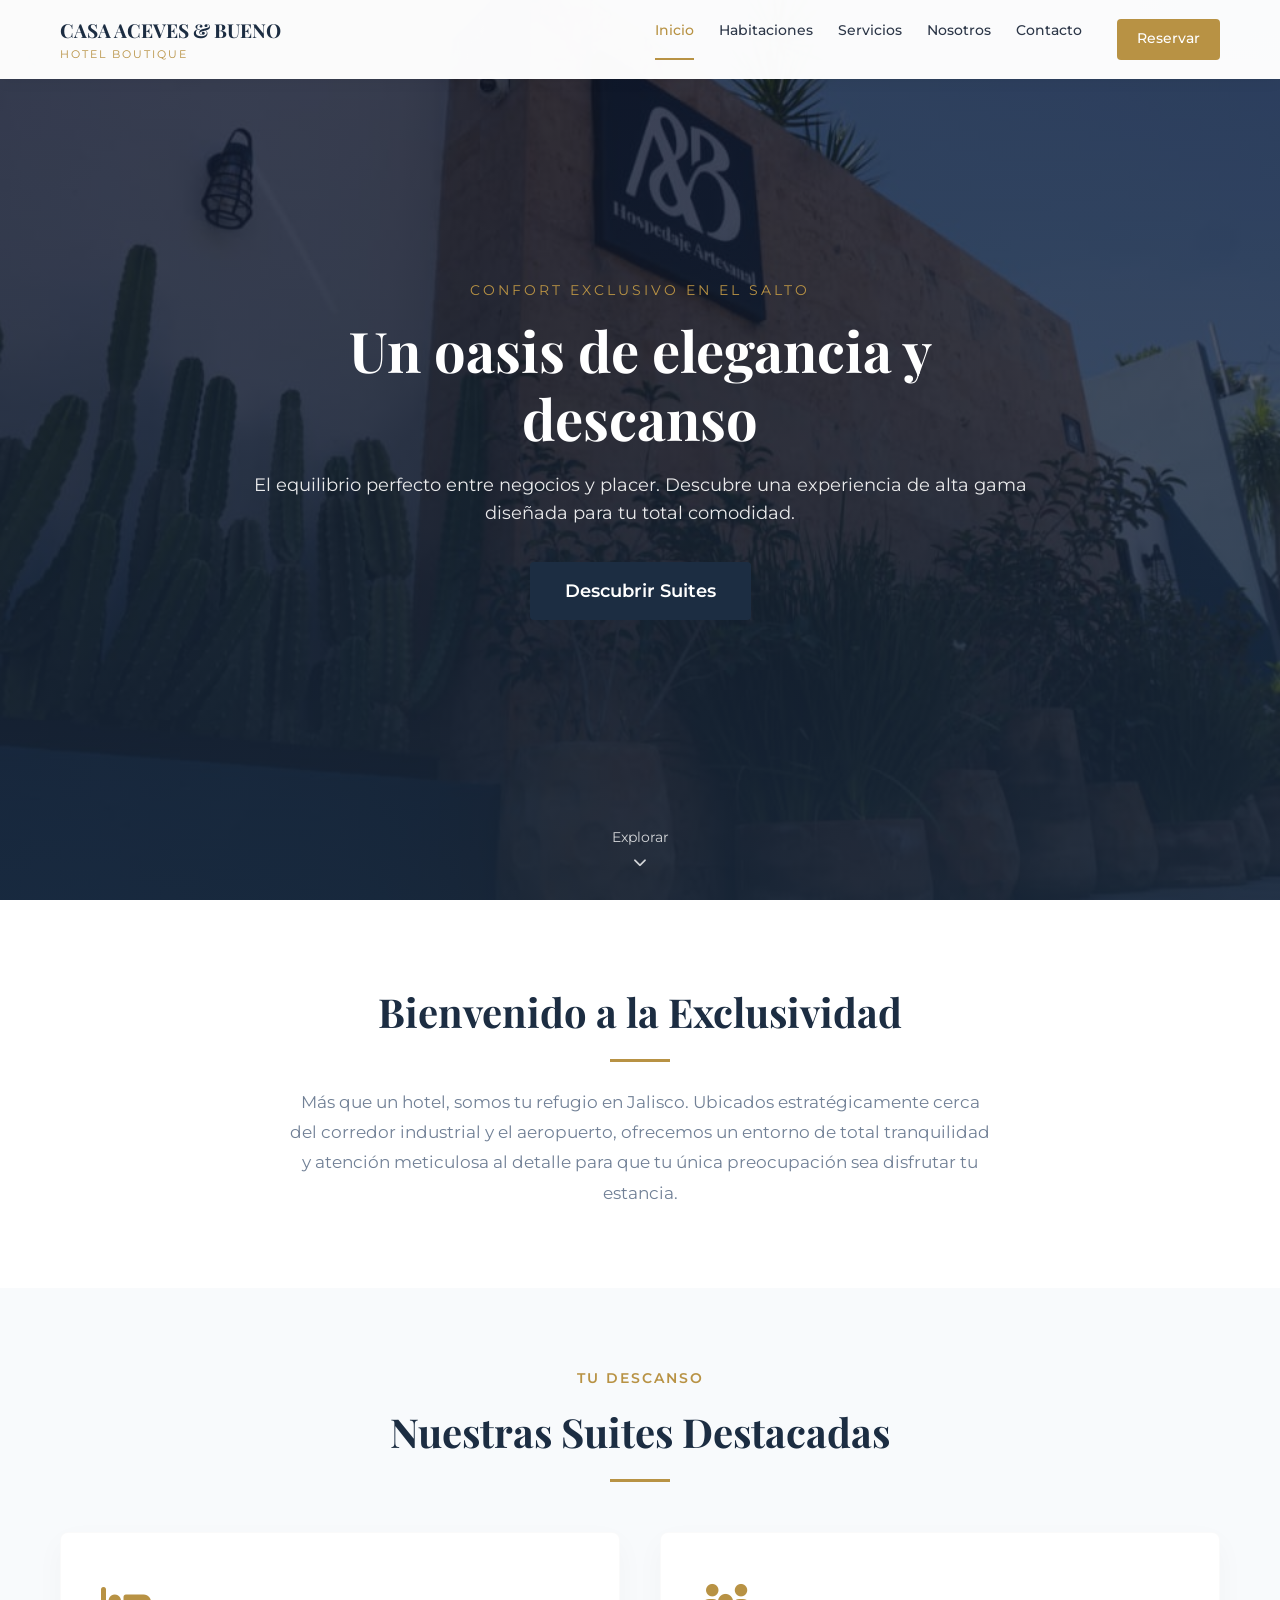
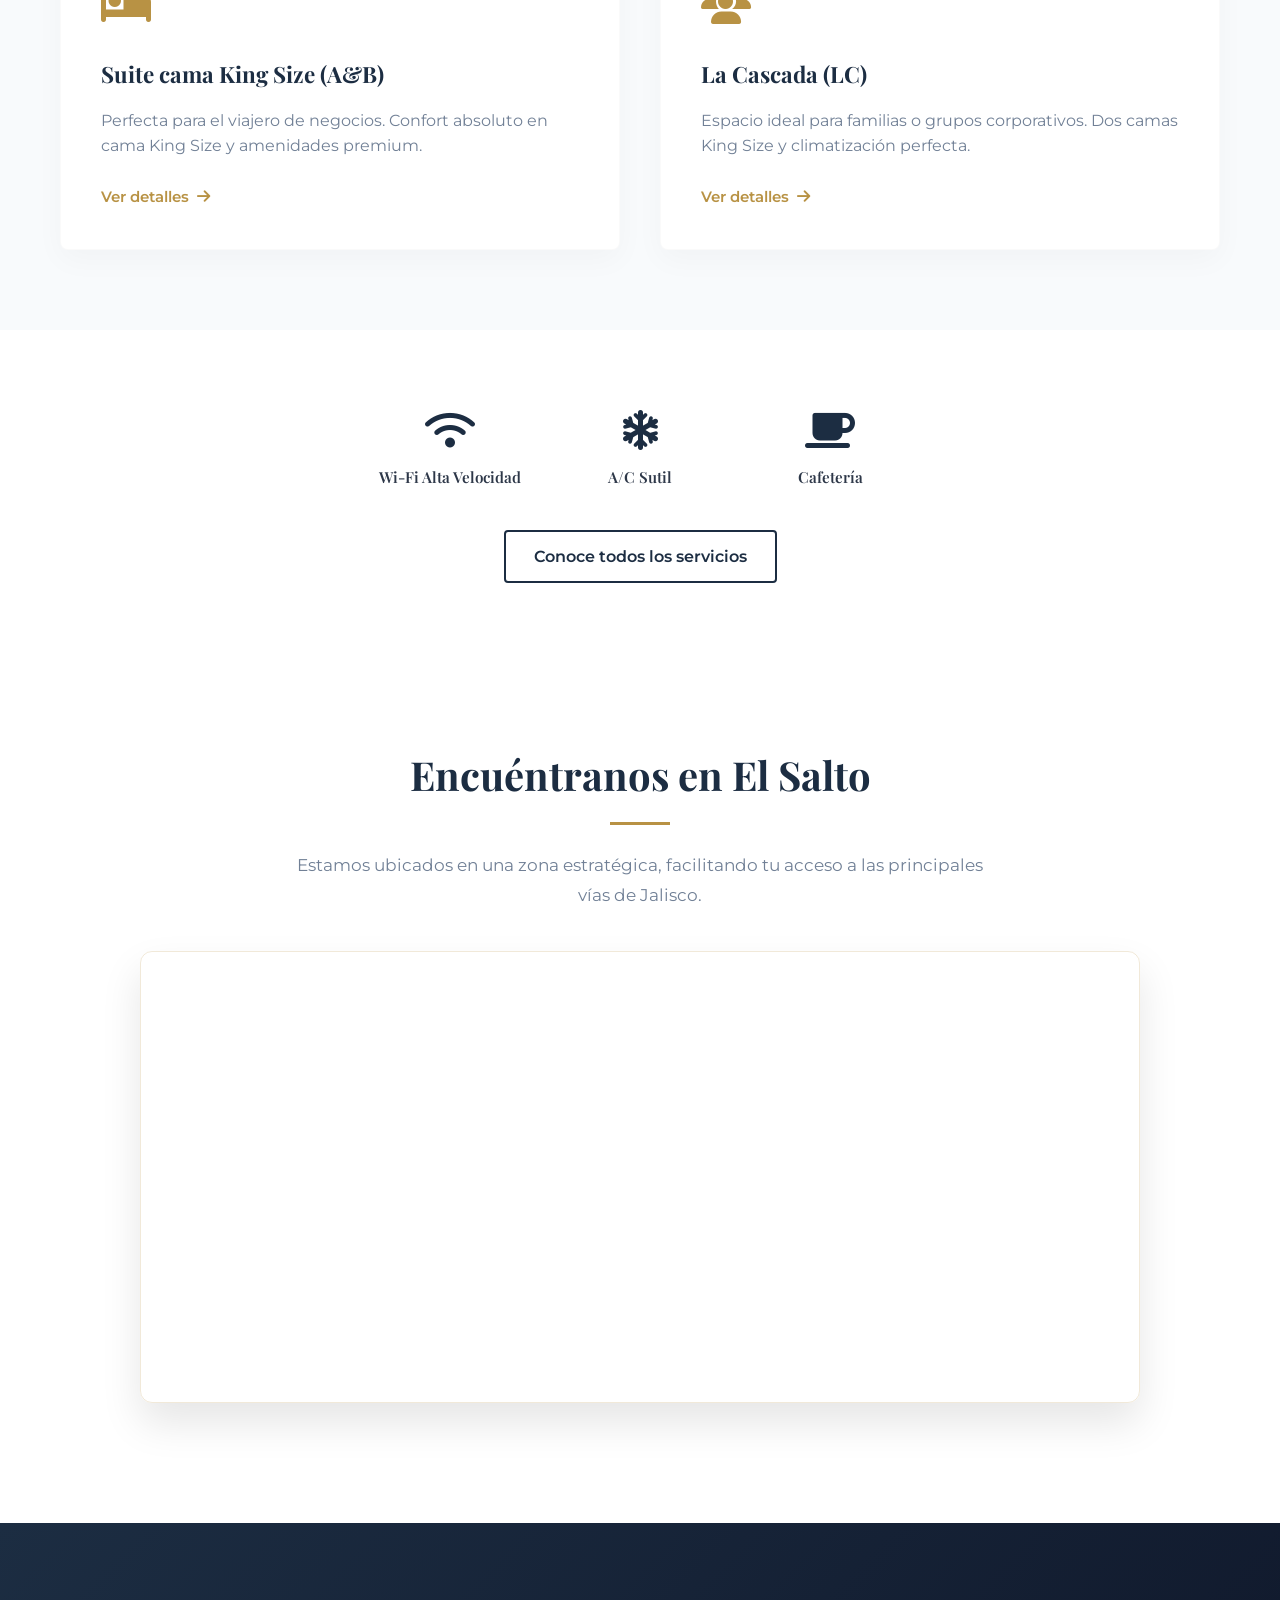
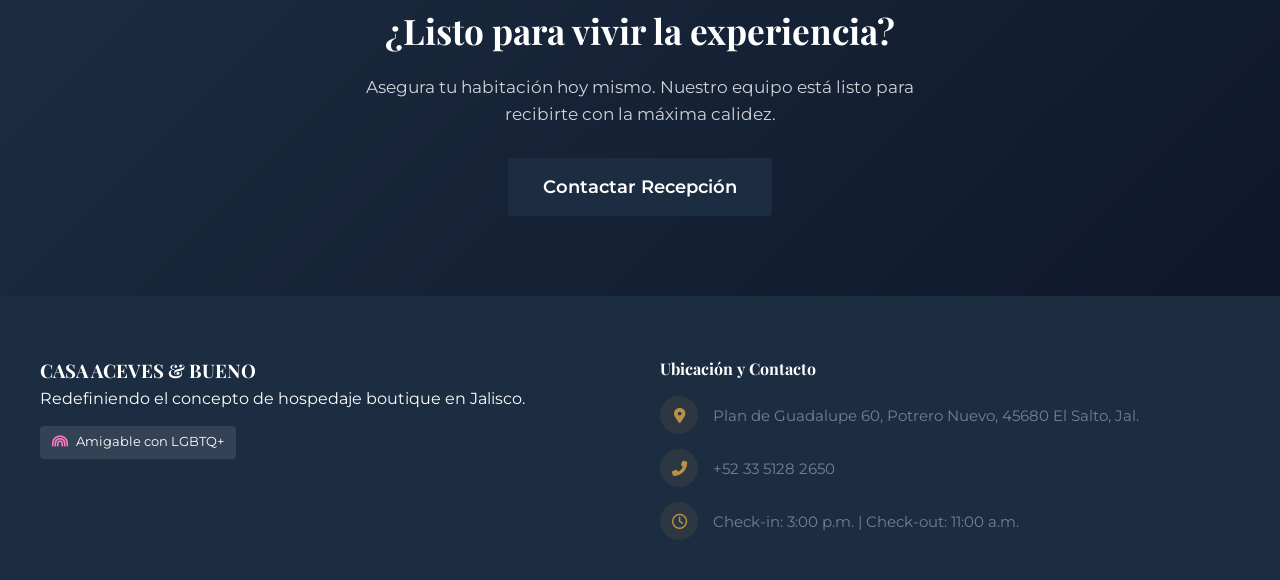
<file: index.html>
<!DOCTYPE html>
<html lang="es">
<head>
    <meta charset="UTF-8">
    <meta name="viewport" content="width=device-width, initial-scale=1.0">
    <title>Casa Aceves & Bueno | Hotel Boutique</title>
    <!-- Google Fonts & FontAwesome -->
    <link rel="preconnect" href="https://fonts.googleapis.com">
    <link rel="preconnect" href="https://fonts.gstatic.com" crossorigin>
    <link href="https://fonts.googleapis.com/css2?family=Montserrat:wght@300;400;600;700&family=Playfair+Display:ital,wght@0,400;0,700;1,400&display=swap" rel="stylesheet">
    <link rel="stylesheet" href="https://cdnjs.cloudflare.com/ajax/libs/font-awesome/6.4.0/css/all.min.css">
    <!-- CSS Principal -->
    <link rel="stylesheet" href="style.css">
</head>
<body>

    <!-- NAVBAR GLOBAL -->
    <header class="navbar">
        <div class="navbar-container">
            <a href="index.html" class="logo">
                <span class="logo-title">CASA ACEVES & BUENO</span>
                <span class="logo-subtitle">HOTEL BOUTIQUE</span>
            </a>
            <nav class="nav-menu" id="navMenu">
                <a href="index.html" class="nav-link active">Inicio</a>
                <a href="Habitaciones/habitaciones.html" class="nav-link">Habitaciones</a>
                <a href="Servicios/servicios.html" class="nav-link">Servicios</a>
                <a href="Nosotros/nosotros.html" class="nav-link">Nosotros</a>
                <a href="Contacto/contacto.html" class="nav-link">Contacto</a>
                <a href="Reservar/reservar.html" class="nav-link btn-reservar">Reservar</a>
        </nav>
            </nav>
            <div class="hamburger" id="hamburgerMenu">
                <span></span><span></span><span></span>
            </div>
        </div>
    </header>

    <main>
        <!-- HERO SECTION: Aquí pones la ruta de tu imagen dentro de url('') -->
        <section class="hero" style="background-image: url('img/inicio1.jpeg');">
            <!-- Esta capa oscura asegura que el texto se lea bien sobre cualquier foto -->
            <div class="hero-overlay"></div> 
            
            <div class="hero-content">
                <span class="hero-tag reveal">Confort Exclusivo en El Salto</span>
                <h1 class="hero-title reveal">Un oasis de elegancia y descanso</h1>
                <p class="hero-subtitle reveal">El equilibrio perfecto entre negocios y placer. Descubre una experiencia de alta gama diseñada para tu total comodidad.</p>
                <div class="hero-actions reveal">
                    <a href="Habitaciones/habitaciones.html" class="btn-primary btn-lg">Descubrir Suites</a>
                </div>
            </div>
            <div class="scroll-indicator">
                <span>Explorar</span>
                <i class="fas fa-chevron-down"></i>
            </div>
        </section>

        <!-- NUEVA SECCIÓN: BIENVENIDA -->
        <section class="welcome-section section-padding">
            <div class="container content-center reveal">
                <h2 class="section-title">Bienvenido a la Exclusividad</h2>
                <div class="divider"></div>
                <p class="section-desc">Más que un hotel, somos tu refugio en Jalisco. Ubicados estratégicamente cerca del corredor industrial y el aeropuerto, ofrecemos un entorno de total tranquilidad y atención meticulosa al detalle para que tu única preocupación sea disfrutar tu estancia.</p>
            </div>
        </section>

        <!-- NUEVA SECCIÓN: VISTAZO A HABITACIONES -->
        <section class="featured-rooms section-padding bg-light">
            <div class="container">
                <div class="content-center reveal">
                    <span class="section-subtitle">Tu Descanso</span>
                    <h2 class="section-title">Nuestras Suites Destacadas</h2>
                    <div class="divider"></div>
                </div>

                <div class="grid-2-cols">
                    <!-- Tarjeta 1 -->
                    <div class="card-minimal reveal">
                        <div class="card-icon"><i class="fas fa-bed"></i></div>
                        <h3>Suite cama King Size (A&B)</h3>
                        <p>Perfecta para el viajero de negocios. Confort absoluto en cama King Size y amenidades premium.</p>
                        <a href="Habitaciones/habitaciones.html" class="link-arrow">Ver detalles <i class="fas fa-arrow-right"></i></a>
                    </div>
                    <!-- Tarjeta 2 -->
                    <div class="card-minimal reveal">
                        <div class="card-icon"><i class="fas fa-users"></i></div>
                        <h3>La Cascada (LC)</h3>
                        <p>Espacio ideal para familias o grupos corporativos. Dos camas King Size y climatización perfecta.</p>
                        <a href="Habitaciones/habitaciones.html" class="link-arrow">Ver detalles <i class="fas fa-arrow-right"></i></a>
                    </div>
                </div>
            </div>
        </section>

         <!-- NUEVA SECCIÓN: AMENIDADES RÁPIDAS -->
        <section class="quick-amenities section-padding">
            <div class="container">
                <div class="amenities-row reveal">
                    <div class="amenity-mini">
                        <i class="fas fa-wifi"></i>
                        <h4>Wi-Fi Alta Velocidad</h4>
                    </div>
                    <div class="amenity-mini">
                        <i class="fas fa-snowflake"></i>
                        <h4>A/C Sutil</h4>
                    </div>
                    <div class="amenity-mini">
                        <i class="fas fa-coffee"></i>
                        <h4>Cafetería</h4>
                    </div>
                </div>
                <div class="text-center mt-40 reveal">
                    <a href="Servicios/servicios.html" class="btn-outline">Conoce todos los servicios</a>
                </div>
            </div>
        </section>

        <!-- SECCIÓN: MAPA DE UBICACIÓN -->
<section class="map-section section-padding reveal">
    <div class="container text-center">
        <h2 class="section-title">Encuéntranos en El Salto</h2>
        <div class="divider"></div>
        <p class="section-desc" style="margin-bottom: 30px;">Estamos ubicados en una zona estratégica, facilitando tu acceso a las principales vías de Jalisco.</p>
        
        <div class="map-container">
            <iframe 
                src="https://www.google.com/maps/embed?pb=!1m18!1m12!1m3!1d2158.5975441416967!2d-103.18779167314655!3d20.51893648513152!2m3!1f0!2f0!3f0!3m2!1i1024!2i768!4f13.1!3m3!1m2!1s0x842f4bde37b7d509%3A0x8da72c4c922b8db4!2sCasa%20Aceves%20%26%20Bueno%20Hotel%20Boutique!5e0!3m2!1ses-419!2smx!4v1780685934000!5m2!1ses-419!2smx" width="600" height="450" style="border:0;" allowfullscreen="" loading="lazy" referrerpolicy="no-referrer-when-downgrade">
                width="100%" 
                height="450" 
                style="border:0; border-radius: 8px; box-shadow: 0 10px 30px rgba(0,0,0,0.1);" 
                allowfullscreen="" 
                loading="lazy" 
                referrerpolicy="no-referrer-when-downgrade">
            </iframe>
        </div>
    </div>
</section>

       

        <!-- NUEVA SECCIÓN: LLAMADO A LA ACCIÓN (CTA) -->
        <section class="cta-section reveal">
            <div class="cta-content">
                <h2>¿Listo para vivir la experiencia?</h2>
                <p>Asegura tu habitación hoy mismo. Nuestro equipo está listo para recibirte con la máxima calidez.</p>
                <a href="Contacto/contacto.html" class="btn-primary btn-lg">Contactar Recepción</a>
            </div>
        </section>
    </main>

    <!-- FOOTER GLOBAL -->
    <footer class="footer">
        <div class="footer-container">
            <div class="footer-brand">
                <h3>CASA ACEVES & BUENO</h3>
                <p class="footer-desc">Redefiniendo el concepto de hospedaje boutique en Jalisco.</p>
                <div class="footer-badges">
                    <span class="badge"><i class="fas fa-rainbow"></i> Amigable con LGBTQ+</span>
                </div>
            </div>
            <div class="footer-contact">
                <h4>Ubicación y Contacto</h4>
               <div class="contact-info-list">
    <a href="https://www.google.com/maps/search/?api=1&query=Plan+de+Guadalupe+60,+Potrero+Nuevo,+45680+El+Salto,+Jal." target="_blank" class="contact-item">
        <span class="icon-circle"><i class="fas fa-map-marker-alt"></i></span>
        <span class="contact-text">Plan de Guadalupe 60, Potrero Nuevo, 45680 El Salto, Jal.</span>
    </a>

    <a href="tel:+523351282650" class="contact-item">
        <span class="icon-circle"><i class="fas fa-phone-alt"></i></span>
        <span class="contact-text">+52 33 5128 2650</span>
    </a>

    <div class="contact-item no-hover">
        <span class="icon-circle"><i class="far fa-clock"></i></span>
        <span class="contact-text">Check-in: 3:00 p.m. | Check-out: 11:00 a.m.</span>
    </div>
</div>
            </div>
        </div>
    </footer>

    <script src="script.js"></script>
</body>
</html>
</file>
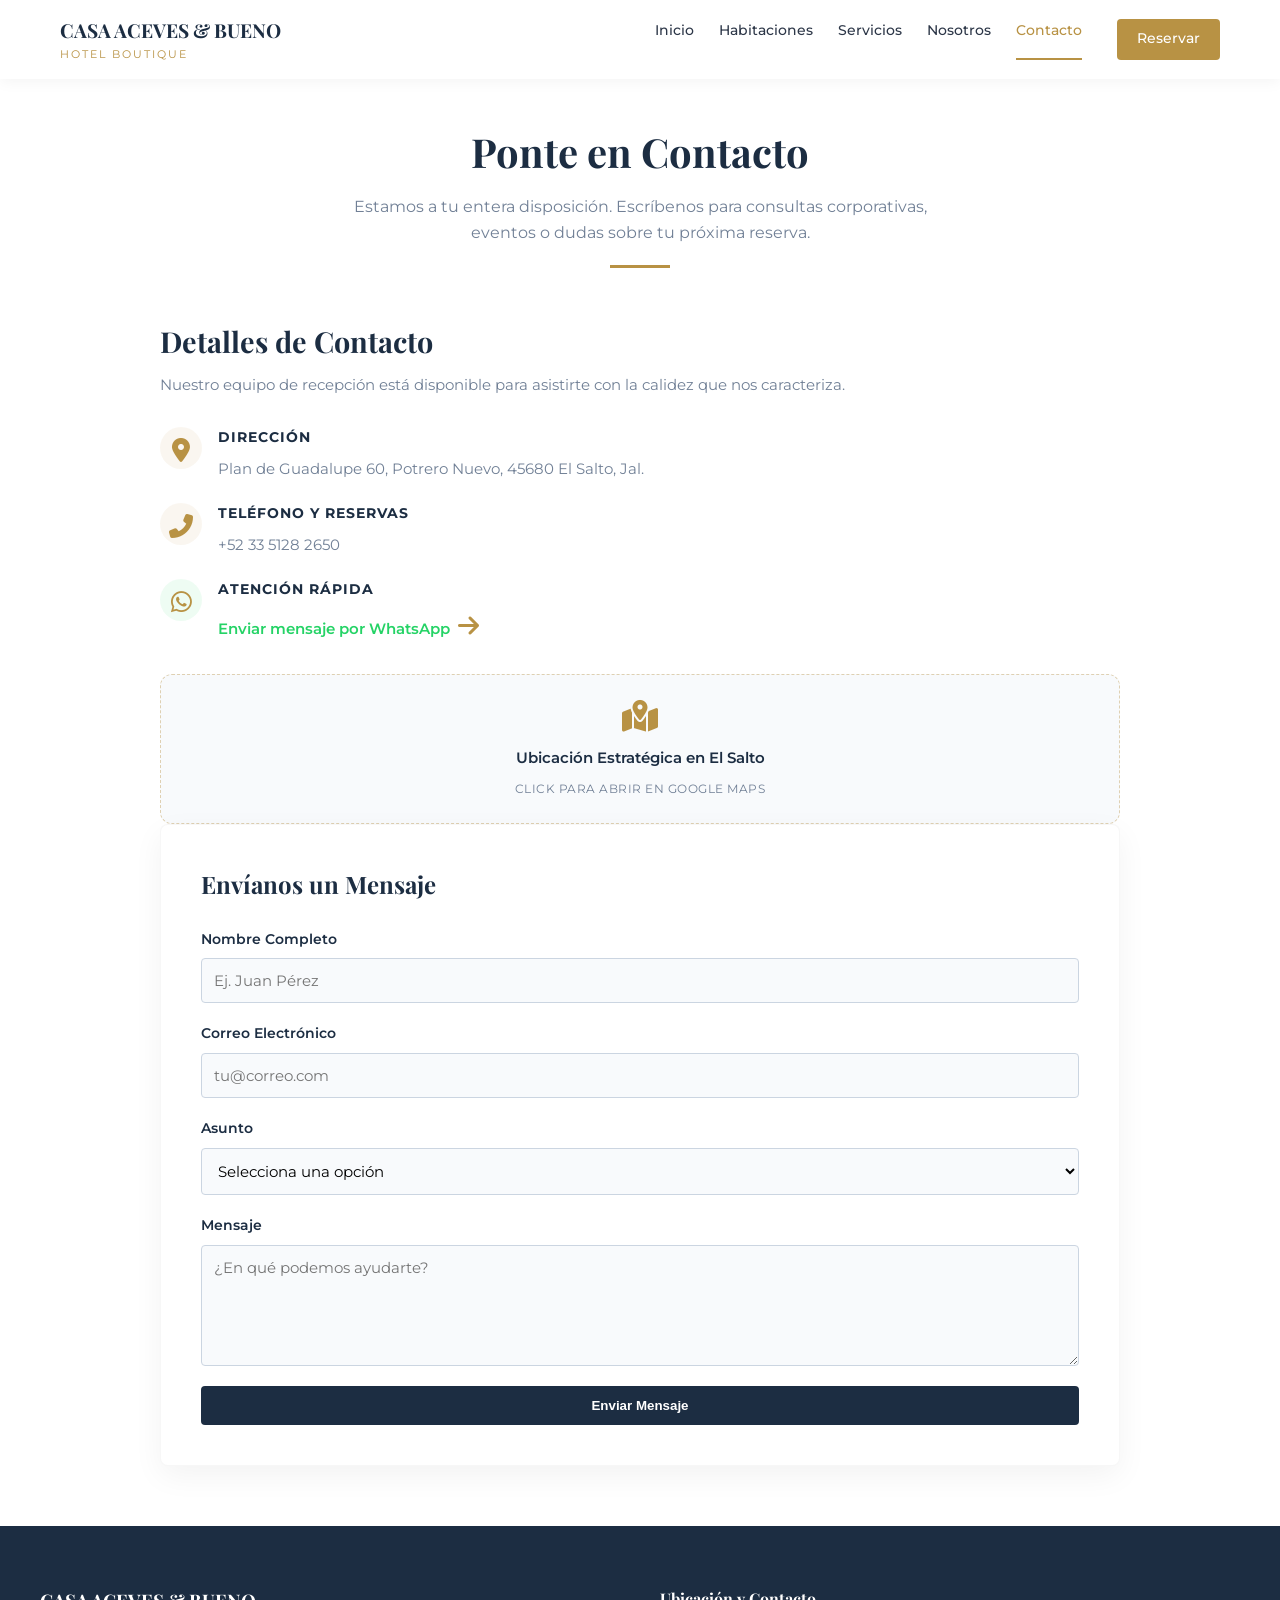
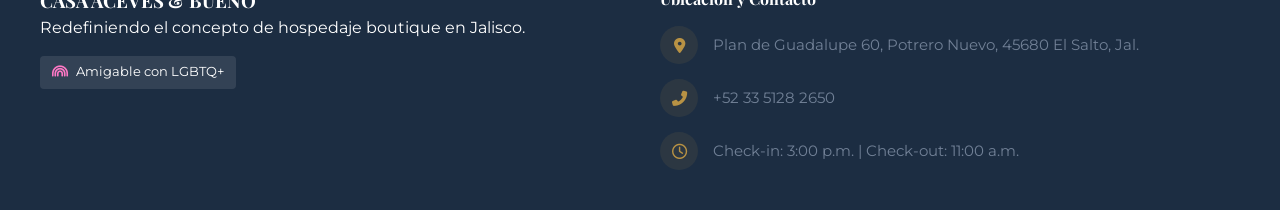
<file: Contacto/contacto.html>
<!DOCTYPE html>
<html lang="es">
<head>
    <meta charset="UTF-8">
    <meta name="viewport" content="width=device-width, initial-scale=1.0">
    <title>Contacto | Casa Aceves & Bueno</title>
    <link rel="preconnect" href="https://fonts.googleapis.com">
    <link rel="preconnect" href="https://fonts.gstatic.com" crossorigin>
    <link href="https://fonts.googleapis.com/css2?family=Montserrat:wght@300;400;600;700&family=Playfair+Display:ital,wght@0,400;0,700;1,400&display=swap" rel="stylesheet">
    <link rel="stylesheet" href="https://cdnjs.cloudflare.com/ajax/libs/font-awesome/6.4.0/css/all.min.css">
    
    <link rel="stylesheet" href="../style.css">
    <link rel="stylesheet" href="contacto.css">
</head>
<body>

    <header class="navbar">
        <div class="navbar-container">
            <a href="../index.html" class="logo">
                <span class="logo-title">CASA ACEVES & BUENO</span>
                <span class="logo-subtitle">HOTEL BOUTIQUE</span>
            </a>
            <nav class="nav-menu" id="navMenu">
                <a href="../index.html" class="nav-link">Inicio</a>
                <a href="../Habitaciones/habitaciones.html" class="nav-link">Habitaciones</a>
                <a href="../Servicios/servicios.html" class="nav-link">Servicios</a>
                <a href="../Nosotros/nosotros.html" class="nav-link">Nosotros</a>
                <a href="contacto.html" class="nav-link active">Contacto</a>
                <a href="../Reservar/reservar.html" class="nav-link btn-reservar">Reservar</a>
            </nav>
            <div class="hamburger" id="hamburgerMenu">
                <span></span><span></span><span></span>
            </div>
        </div>
    </header>

    <main class="page-content">
        <div class="container">
            <div class="page-header reveal">
                <h1 class="page-title">Ponte en Contacto</h1>
                <p class="page-desc">Estamos a tu entera disposición. Escríbenos para consultas corporativas, eventos o dudas sobre tu próxima reserva.</p>
                <div class="divider"></div>
            </div>

           <div class="contact-info reveal">
    <h2>Detalles de Contacto</h2>
    <p class="info-desc">Nuestro equipo de recepción está disponible para asistirte con la calidez que nos caracteriza.</p>
    
    <ul class="contact-list">
        <li>
            <div class="icon-wrapper"><i class="fas fa-map-marker-alt"></i></div>
            <div class="contact-details">
                <strong>Dirección</strong>
                <a href="https://maps.google.com/?q=Plan+de+Guadalupe+60,+Potrero+Nuevo,+45680+El+Salto,+Jal." target="_blank" class="contact-text-link">
                    Plan de Guadalupe 60, Potrero Nuevo, 45680 El Salto, Jal.
                </a>
            </div>
        </li>
        
        <li>
            <div class="icon-wrapper"><i class="fas fa-phone-alt"></i></div>
            <div class="contact-details">
                <strong>Teléfono y Reservas</strong>
                <a href="tel:+523351282650" class="contact-text-link">+52 33 5128 2650</a>
            </div>
        </li>
        
        <li>
            <div class="icon-wrapper wa-icon"><i class="fab fa-whatsapp"></i></div>
            <div class="contact-details">
                <strong>Atención Rápida</strong>
                <a href="https://wa.me/523351282650" target="_blank" class="contact-text-link wa-link">
                    Enviar mensaje por WhatsApp <i class="fas fa-arrow-right small-arrow"></i>
                </a>
            </div>
        </li>
    </ul>

    <a href="https://maps.google.com/?q=Plan+de+Guadalupe+60,+Potrero+Nuevo,+45680+El+Salto,+Jal." target="_blank" class="map-anchor">
        <div class="map-placeholder">
            <div class="map-icon-pulse">
                <i class="fas fa-map-marked-alt"></i>
            </div>
            <span>Ubicación Estratégica en El Salto</span>
            <small>Click para abrir en Google Maps</small>
        </div>
    </a>
</div>

                <div class="contact-form-wrapper reveal">
                    <h2>Envíanos un Mensaje</h2>
                    <form id="contactForm" class="contact-form">
                        <div class="input-group">
                            <label for="name">Nombre Completo</label>
                            <input type="text" id="name" required placeholder="Ej. Juan Pérez">
                        </div>
                        <div class="input-group">
                            <label for="email">Correo Electrónico</label>
                            <input type="email" id="email" required placeholder="tu@correo.com">
                        </div>
                        <div class="input-group">
                            <label for="subject">Asunto</label>
                            <select id="subject" required>
                                <option value="">Selecciona una opción</option>
                                <option value="Reservaciones">Reservaciones</option>
                                <option value="Eventos">Eventos / Grupos</option>
                                <option value="Facturacion">Facturación</option>
                                <option value="Otros">Otros</option>
                            </select>
                        </div>
                        <div class="input-group">
                            <label for="message">Mensaje</label>
                            <textarea id="message" rows="5" required placeholder="¿En qué podemos ayudarte?"></textarea>
                        </div>
                        <button type="submit" class="btn-primary w-100">Enviar Mensaje</button>
                        <div id="formStatus" class="form-status"></div>
                    </form>
                </div>
            </div>
        </div>
    </main>
  <footer class="footer">
        <div class="footer-container">
            <div class="footer-brand">
                <h3>CASA ACEVES & BUENO</h3>
                <p class="footer-desc">Redefiniendo el concepto de hospedaje boutique en Jalisco.</p>
                <div class="footer-badges">
                    <span class="badge"><i class="fas fa-rainbow"></i> Amigable con LGBTQ+</span>
                </div>
            </div>
            <div class="footer-contact">
                <h4>Ubicación y Contacto</h4>
               <div class="contact-info-list">
    <a href="https://www.google.com/maps/search/?api=1&query=Plan+de+Guadalupe+60,+Potrero+Nuevo,+45680+El+Salto,+Jal." target="_blank" class="contact-item">
        <span class="icon-circle"><i class="fas fa-map-marker-alt"></i></span>
        <span class="contact-text">Plan de Guadalupe 60, Potrero Nuevo, 45680 El Salto, Jal.</span>
    </a>

    <a href="tel:+523351282650" class="contact-item">
        <span class="icon-circle"><i class="fas fa-phone-alt"></i></span>
        <span class="contact-text">+52 33 5128 2650</span>
    </a>

    <div class="contact-item no-hover">
        <span class="icon-circle"><i class="far fa-clock"></i></span>
        <span class="contact-text">Check-in: 3:00 p.m. | Check-out: 11:00 a.m.</span>
    </div>
</div>
            </div>
        </div>
    </footer>

    <script src="../script.js"></script>
    <script src="contacto.js"></script>
</body>
</html>
</file>
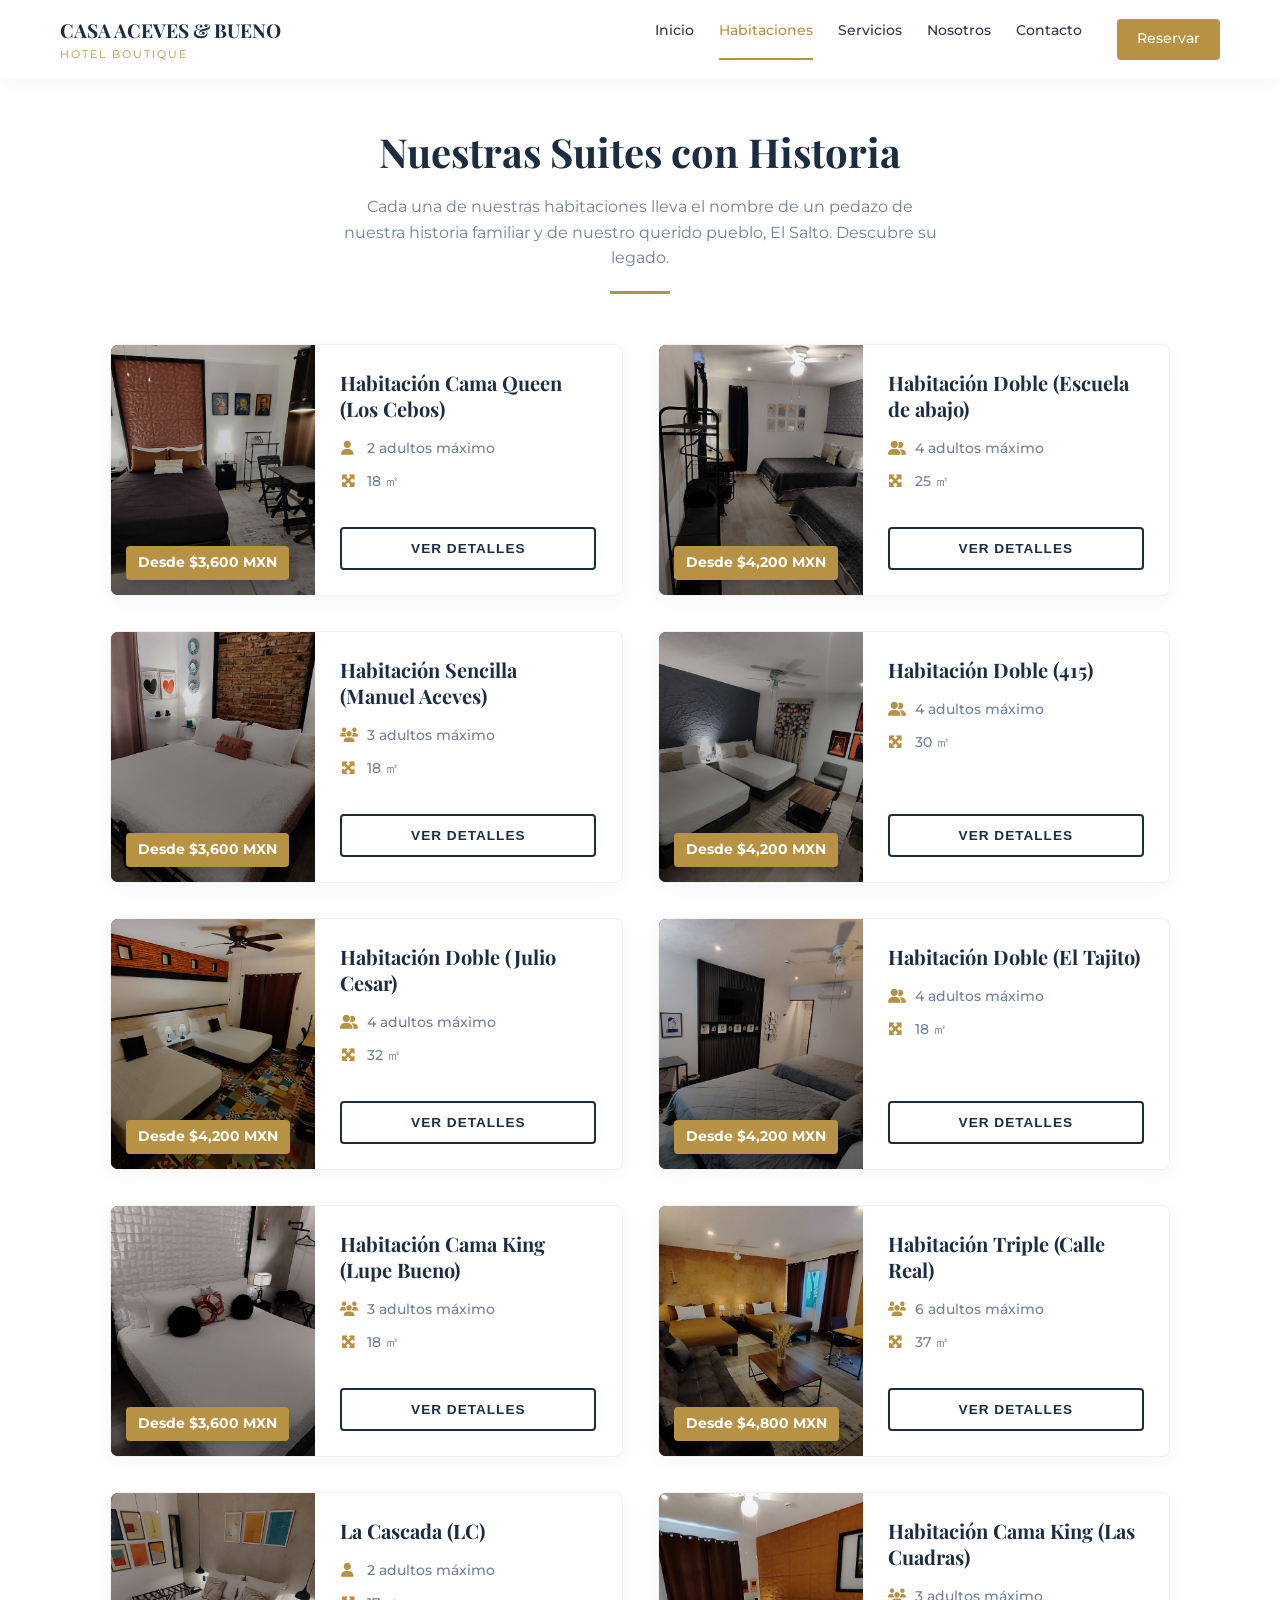
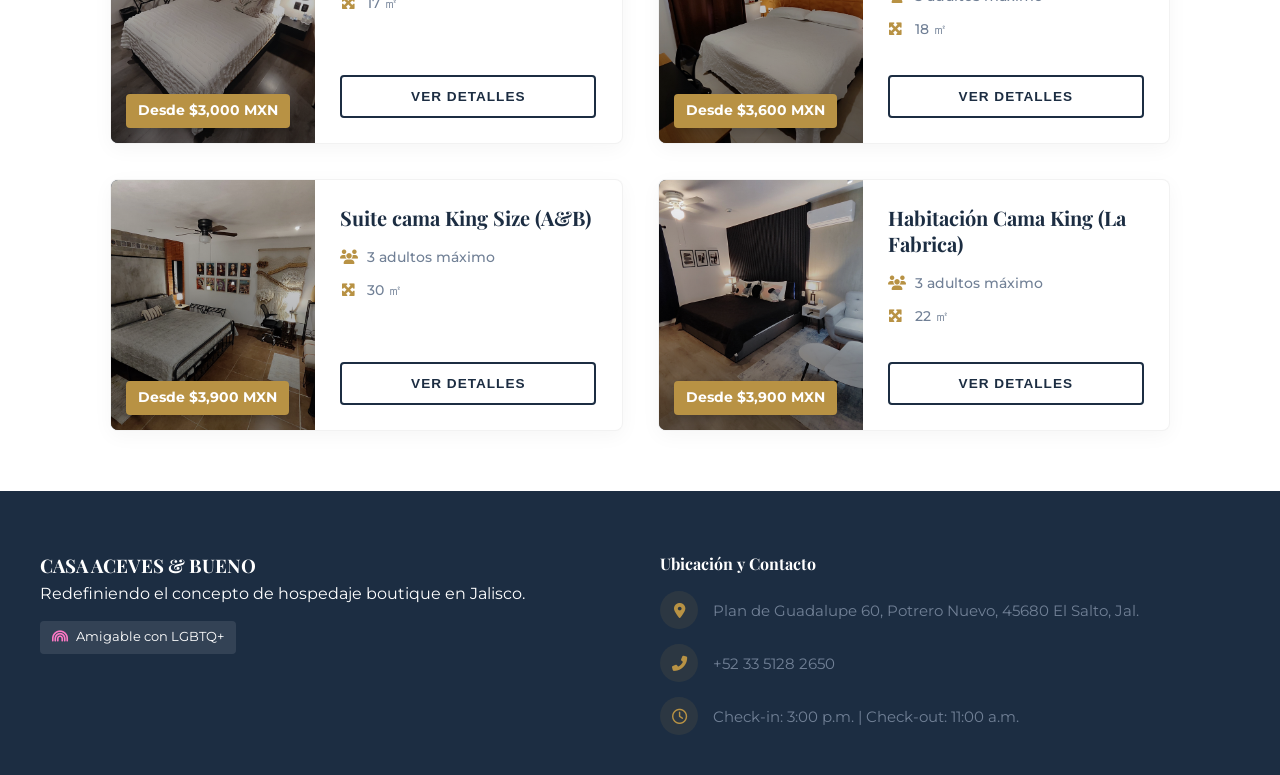
<file: Habitaciones/habitaciones.html>
<!DOCTYPE html>
<html lang="es">
<head>
    <meta charset="UTF-8">
    <meta name="viewport" content="width=device-width, initial-scale=1.0">
    <title>Habitaciones | Casa Aceves & Bueno</title>
    <link rel="preconnect" href="https://fonts.googleapis.com">
    <link rel="preconnect" href="https://fonts.gstatic.com" crossorigin>
    <link href="https://fonts.googleapis.com/css2?family=Montserrat:wght@300;400;600;700&family=Playfair+Display:ital,wght@0,400;0,700;1,400&display=swap" rel="stylesheet">
    <link rel="stylesheet" href="https://cdnjs.cloudflare.com/ajax/libs/font-awesome/6.4.0/css/all.min.css">
    
    <link rel="stylesheet" href="../style.css">
    <link rel="stylesheet" href="habitaciones.css">
</head>
<body>

    <!-- NAVBAR GLOBAL -->
    <header class="navbar">
        <div class="navbar-container">
            <a href="../index.html" class="logo">
                <span class="logo-title">CASA ACEVES & BUENO</span>
                <span class="logo-subtitle">HOTEL BOUTIQUE</span>
            </a>
            <nav class="nav-menu" id="navMenu">
                <a href="../index.html" class="nav-link">Inicio</a>
                <a href="habitaciones.html" class="nav-link active">Habitaciones</a>
                <a href="../Servicios/servicios.html" class="nav-link">Servicios</a>
                <a href="../Nosotros/nosotros.html" class="nav-link">Nosotros</a>
                <a href="../Contacto/contacto.html" class="nav-link">Contacto</a>
                <a href="../Reservar/reservar.html" class="nav-link btn-reservar">Reservar</a>
            </nav>
            <div class="hamburger" id="hamburgerMenu">
                <span></span><span></span><span></span>
            </div>
        </div>
    </header>

    <main class="page-content">
        <div class="container">
            <div class="page-header reveal">
                <h1 class="page-title">Nuestras Suites con Historia</h1>
                <p class="page-desc">Cada una de nuestras habitaciones lleva el nombre de un pedazo de nuestra historia familiar y de nuestro querido pueblo, El Salto. Descubre su legado.</p>
                <div class="divider"></div>
            </div>

            <!-- CATÁLOGO DE 12 HABITACIONES -->
            <div class="rooms-grid">
                
                <!-- 1. Los Cebos -->
                <article class="room-card reveal">
                    <div class="room-visual">
                        <div class="gallery-container">
                            <div class="gallery-img" style="background-image: url('../img/cebos/cebos1.jpg');"></div>
                            <div class="gallery-img" style="background-image: url('../img/cebos/cebos2.jpg');"></div>
                            <div class="gallery-img" style="background-image: url('../img/cebos/cebos3.jpg');"></div>
                            <div class="gallery-img" style="background-image: url('../img/cebos/cebos4.jpg');"></div>
                            <div class="gallery-img" style="background-image: url('../img/cebos/cebos5.jpg');"></div>
                            <div class="gallery-img" style="background-image: url('../img/cebos/cebos6.jpg');"></div>
                            <div class="gallery-img" style="background-image: url('../img/cebos/cebos7.jpg');"></div>
                            <div class="gallery-img" style="background-image: url('../img/cebos/cebos8.jpg');"></div>
                            <div class="gallery-img" style="background-image: url('../img/cebos/cebos9.jpg');"></div>
                        </div>
                        <span class="room-price">Desde $3,600 MXN</span>
                    </div>
                    <div class="room-info">
                        <h2>Habitación Cama Queen (Los Cebos)</h2>
                        <ul class="room-amenities">
                            <li><i class="fas fa-user"></i> 2 adultos máximo</li>
                            <li><i class="fas fa-expand-arrows-alt"></i> 18 ㎡</li>
                        </ul>
                        <button class="btn-outline btn-details" 
                            data-name="Habitación Cama Queen (Los Cebos)" 
                            data-price="3,600.00" data-pax="2 adultos máximo" data-area="18" data-bed="Cama de matrimonio"
                            data-history="Con un nombre que evoca un entrañable apodo familiar dentro del pueblo, la Habitación Los Cebos ofrece un espacio lleno de identidad y cercanía. Diseñada para el descanso cómodo, cuenta con una cama queen size en un ambiente acogedor. Sus amenidades —pantalla de 55 pulgadas, aire acondicionado y WiFi— brindan el equilibrio perfecto entre confort moderno y un toque auténtico."
                            data-services="Cama de matrimonio, Vista al jardín, Área de equipajes, Televisión por cable, Acceso a internet, Internet inalámbrico, Televisión de pago, TV con control remoto, Ventilador, Aire acondicionado controlado individualmente, Escritorio, Lámpara de escritorio, Secador de pelo a petición, No se permite fumar, Animales no aceptados, Baño privado, Vista al patio, Pantalla plana, Detectores de humo">
                            Ver Detalles
                        </button>
                    </div>
                </article>

                <!-- 2. Escuela de abajo -->
                <article class="room-card reveal">
                    <div class="room-visual">
                        <div class="gallery-container">
                            <div class="gallery-img" style="background-image: url('../img/doble/doble1.jpg');"></div>
                            <div class="gallery-img" style="background-image: url('../img/doble/doble2.jpg');"></div>
                            <div class="gallery-img" style="background-image: url('../img/doble/doble3.jpg');"></div>
                            <div class="gallery-img" style="background-image: url('../img/doble/doble4.jpg');"></div>
                            <div class="gallery-img" style="background-image: url('../img/doble/doble5.jpg');"></div>
                            <div class="gallery-img" style="background-image: url('../img/doble/doble6.jpg');"></div>
                            <div class="gallery-img" style="background-image: url('../img/doble/doble7.jpg');"></div>
                            <div class="gallery-img" style="background-image: url('../img/doble/doble8.jpg');"></div>
                            <div class="gallery-img" style="background-image: url('../img/doble/doble9.jpg');"></div>
                            <div class="gallery-img" style="background-image: url('../img/doble/doble10.jpg');"></div>
                            <div class="gallery-img" style="background-image: url('../img/doble/doble11.jpg');"></div>
                            <div class="gallery-img" style="background-image: url('../img/doble/doble12.jpg');"></div>
                            <div class="gallery-img" style="background-image: url('../img/doble/doble13.jpg');"></div>
                            <div class="gallery-img" style="background-image: url('../img/doble/doble14.jpg');"></div>
                            <div class="gallery-img" style="background-image: url('../img/doble/doble15.jpg');"></div>
                            <div class="gallery-img" style="background-image: url('../img/doble/doble16.jpg');"></div>
                            <div class="gallery-img" style="background-image: url('../img/doble/doble17.jpg');"></div>

                        </div>
                        <span class="room-price">Desde $4,200 MXN</span>
                    </div>
                    <div class="room-info">
                        <h2>Habitación Doble (Escuela de abajo)</h2>
                        <ul class="room-amenities">
                            <li><i class="fas fa-user-friends"></i> 4 adultos máximo</li>
                            <li><i class="fas fa-expand-arrows-alt"></i> 25 ㎡</li>
                        </ul>
                        <button class="btn-outline btn-details" 
                            data-name="Habitación Doble (Escuela de abajo)" 
                            data-price="4,200.00" data-pax="4 adultos máximo" data-area="25" data-bed="1 Cama Queen, 1 Doble"
                            data-history="Inspirada en uno de los espacios más representativos de la vida cotidiana del pueblo, la Habitación Escuela de Abajo evoca recuerdos, tradición y cercanía. Diseñada para estancias compartidas, ofrece un ambiente amplio y acogedor. Cuenta con dos camas matrimoniales y vista a la calle, mientras que sus amenidades —WiFi, aire acondicionado y pantalla de 55 pulgadas— garantizan comodidad y funcionalidad en todo momento."
                            data-services="Cama de tamaño queen, Cama doble, Vista a la ciudad, Área de equipajes, Baño con ducha, Televisión por cable, Acceso a internet, Internet inalámbrico, Televisión de pago, TV con control remoto, Ventilador, Aire acondicionado controlado individualmente, Escritorio, Lámpara de escritorio, Secador de pelo a petición, No se permite fumar, Animales no aceptados, Baño privado, Pantalla plana, Detectores de humo">
                            Ver Detalles
                        </button>
                    </div>
                </article>

                <!-- 3. Manuel Aceves -->
                <article class="room-card reveal">
                    <div class="room-visual">
                        <div class="gallery-container">
                            <div class="gallery-img" style="background-image: url('../img/sencilla/1.jpg');"></div>
    <div class="gallery-img" style="background-image: url('../img/sencilla/2.jpg');"></div>
    <div class="gallery-img" style="background-image: url('../img/sencilla/3.jpg');"></div>
    <div class="gallery-img" style="background-image: url('../img/sencilla/4.jpg');"></div>
    <div class="gallery-img" style="background-image: url('../img/sencilla/5.jpg');"></div>
    <div class="gallery-img" style="background-image: url('../img/sencilla/6.jpg');"></div>
    <div class="gallery-img" style="background-image: url('../img/sencilla/7.jpg');"></div>
    <div class="gallery-img" style="background-image: url('../img/sencilla/8.jpg');"></div>
                        </div>
                        <span class="room-price">Desde $3,600 MXN</span>
                    </div>
                    <div class="room-info">
                        <h2>Habitación Sencilla (Manuel Aceves)</h2>
                        <ul class="room-amenities">
                            <li><i class="fas fa-users"></i> 3 adultos máximo</li>
                            <li><i class="fas fa-expand-arrows-alt"></i> 18 ㎡</li>
                        </ul>
                        <button class="btn-outline btn-details" 
                            data-name="Habitación Sencilla (Manuel Aceves)" 
                            data-price="3,600.00" data-pax="3 adultos máximo" data-area="18" data-bed="Cama King Size"
                            data-history="Un homenaje a legado y carácter, la Habitación Manuel Aceves ofrece una estancia elegante y confortable. Equipada con una cama king size, es ideal para el descanso en un ambiente distinguido. Su vista a la terraza aporta serenidad, mientras que sus amenidades —pantalla, aire acondicionado y WiFi— garantizan una experiencia moderna y placentera."
                            data-services="Cama de tamaño king, Vista al jardín, Área de equipajes, Acceso a internet, Internet inalámbrico, TV con control remoto, Ventilador, Aire acondicionado controlado individualmente, Escritorio, Lámpara de escritorio, Secador de pelo a petición, No se permite fumar, Animales no aceptados, Baño privado, Vista al patio, Pantalla plana, Detectores de humo">
                            Ver Detalles
                        </button>
                    </div>
                </article>

                <!-- 4. Doble 415 -->
                <article class="room-card reveal">
                    <div class="room-visual">
                        <div class="gallery-container">
                           <div class="gallery-img" style="background-image: url('../img/doble415/415doble1.jpg');"></div>
    <div class="gallery-img" style="background-image: url('../img/doble415/415doble2.jpg');"></div>
    <div class="gallery-img" style="background-image: url('../img/doble415/415doble3.jpg');"></div>
    <div class="gallery-img" style="background-image: url('../img/doble415/415doble4.jpg');"></div>
    <div class="gallery-img" style="background-image: url('../img/doble415/415doble5.jpg');"></div>
    <div class="gallery-img" style="background-image: url('../img/doble415/415doble6.jpg');"></div>
    <div class="gallery-img" style="background-image: url('../img/doble415/415doble7.jpg');"></div>
    <div class="gallery-img" style="background-image: url('../img/doble415/415doble8.jpg');"></div>
    <div class="gallery-img" style="background-image: url('../img/doble415/415doble9.jpg');"></div>
    <div class="gallery-img" style="background-image: url('../img/doble415/415doble10.jpg');"></div>
    <div class="gallery-img" style="background-image: url('../img/doble415/415doble11.jpg');"></div>
    <div class="gallery-img" style="background-image: url('../img/doble415/415doble12.jpg');"></div>
    <div class="gallery-img" style="background-image: url('../img/doble415/415doble13.jpg');"></div>
    <div class="gallery-img" style="background-image: url('../img/doble415/415doble14.jpg');"></div>
    <div class="gallery-img" style="background-image: url('../img/doble415/415doble15.jpg');"></div>
    <div class="gallery-img" style="background-image: url('../img/doble415/415doble16.jpg');"></div>
    <div class="gallery-img" style="background-image: url('../img/doble415/415doble17.jpg');"></div>
    <div class="gallery-img" style="background-image: url('../img/doble415/415doble18.jpg');"></div>
    <div class="gallery-img" style="background-image: url('../img/doble415/415doble19.jpg');"></div>
                            
                        </div>
                        <span class="room-price">Desde $4,200 MXN</span>
                    </div>
                    <div class="room-info">
                        <h2>Habitación Doble (415)</h2>
                        <ul class="room-amenities">
                            <li><i class="fas fa-user-friends"></i> 4 adultos máximo</li>
                            <li><i class="fas fa-expand-arrows-alt"></i> 30 ㎡</li>
                        </ul>
                        <button class="btn-outline btn-details" 
                            data-name="Habitación Doble (415)" 
                            data-price="4,200.00" data-pax="4 adultos máximo" data-area="30" data-bed="1 Cama Queen, 1 Doble"
                            data-history="Un homenaje al origen de la historia familiar, la Habitación 415 combina calidez y elegancia en un espacio acogedor. Cuenta con una cama matrimonial y una cama queen size, además de una pequeña sala ideal para el descanso. Su vista hacia la terraza aporta un ambiente sereno, mientras que sus amenidades —aire acondicionado, WiFi y pantalla de 32 pulgadas— garantizan una estancia cómoda y funcional."
                            data-services="Cama de tamaño queen, Cama doble, Vista al jardín, Área de equipajes, Baño con ducha, Televisión por cable, Acceso a internet, Internet inalámbrico, Televisión de pago, Ventilador, Aire acondicionado controlado individualmente, Escritorio, Lámpara de escritorio, Secador de pelo a petición, Animales no aceptados, Baño privado, Vista al patio, Pantalla plana, Detectores de humo">
                            Ver Detalles
                        </button>
                    </div>
                </article>

                <!-- 5. Julio Cesar -->
                <article class="room-card reveal">
                    <div class="room-visual">
                        <div class="gallery-container">
                           <div class="gallery-img" style="background-image: url('../img/dobleJulio/doblejulio1.jpg');"></div>
    <div class="gallery-img" style="background-image: url('../img/dobleJulio/doblejulio2.jpg');"></div>
    <div class="gallery-img" style="background-image: url('../img/dobleJulio/doblejulio3.jpg');"></div>
    <div class="gallery-img" style="background-image: url('../img/dobleJulio/doblejulio4.jpg');"></div>
    <div class="gallery-img" style="background-image: url('../img/dobleJulio/doblejulio5.jpg');"></div>
    <div class="gallery-img" style="background-image: url('../img/dobleJulio/doblejulio6.jpg');"></div>
    <div class="gallery-img" style="background-image: url('../img/dobleJulio/doblejulio7.jpg');"></div>
    <div class="gallery-img" style="background-image: url('../img/dobleJulio/doblejulio8.jpg');"></div>
    <div class="gallery-img" style="background-image: url('../img/dobleJulio/doblejulio9.jpg');"></div>
    <div class="gallery-img" style="background-image: url('../img/dobleJulio/doblejulio10.jpg');"></div>
    <div class="gallery-img" style="background-image: url('../img/dobleJulio/doblejulio11.jpg');"></div>
                        </div>
                        <span class="room-price">Desde $4,200 MXN</span>
                    </div>
                    <div class="room-info">
                        <h2>Habitación Doble (Julio Cesar)</h2>
                        <ul class="room-amenities">
                            <li><i class="fas fa-user-friends"></i> 4 adultos máximo</li>
                            <li><i class="fas fa-expand-arrows-alt"></i> 32 ㎡</li>
                        </ul>
                        <button class="btn-outline btn-details" 
                            data-name="Habitación Doble (Julio Cesar)" 
                            data-price="4,200.00" data-pax="4 adultos máximo" data-area="32" data-bed="1 Cama Queen, 1 Doble"
                            data-history="Un espacio que honra la memoria y el legado familiar, la Habitación Julio César combina amplitud y calidez en un entorno elegante. Equipada con dos camas matrimoniales, es ideal para una estancia cómoda y compartida. Su pequeña terraza añade un toque especial de privacidad y descanso al aire libre, mientras que sus amenidades —WiFi, aire acondicionado y pantalla de 55 pulgadas— garantizan una experiencia placentera."
                            data-services="Cama de tamaño queen, Cama doble, Área de equipajes, Baño con ducha, Televisión por cable, Acceso a internet, Internet inalámbrico, Televisión de pago, TV con control remoto, Ventilador, Aire acondicionado controlado individualmente, Escritorio, Lámpara de escritorio, Secador de pelo a petición, No se permite fumar, Animales no aceptados, Baño privado, Puerta de acero, Vista al patio, Pantalla plana, Detectores de humo">
                            Ver Detalles
                        </button>
                    </div>
                </article>

                <!-- 6. El Tajito -->
                <article class="room-card reveal">
                    <div class="room-visual">
                        <div class="gallery-container">
                            <div class="gallery-img" style="background-image: url('../img/dobleTajito/dobleTajito1.jpg');"></div>
    <div class="gallery-img" style="background-image: url('../img/dobleTajito/dobleTajito2.jpg');"></div>
    <div class="gallery-img" style="background-image: url('../img/dobleTajito/dobleTajito3.jpg');"></div>
    <div class="gallery-img" style="background-image: url('../img/dobleTajito/dobleTajito4.jpg');"></div>
    <div class="gallery-img" style="background-image: url('../img/dobleTajito/dobleTajito5.jpg');"></div>
    <div class="gallery-img" style="background-image: url('../img/dobleTajito/dobleTajito6.jpg');"></div>
    <div class="gallery-img" style="background-image: url('../img/dobleTajito/dobleTajito7.jpg');"></div>
    <div class="gallery-img" style="background-image: url('../img/dobleTajito/dobleTajito8.jpg');"></div>
    <div class="gallery-img" style="background-image: url('../img/dobleTajito/dobleTajito9.jpg');"></div>

                        </div>
                        <span class="room-price">Desde $4,200 MXN</span>
                    </div>
                    <div class="room-info">
                        <h2>Habitación Doble (El Tajito)</h2>
                        <ul class="room-amenities">
                            <li><i class="fas fa-user-friends"></i> 4 adultos máximo</li>
                            <li><i class="fas fa-expand-arrows-alt"></i> 18 ㎡</li>
                        </ul>
                        <button class="btn-outline btn-details" 
                            data-name="Habitación Doble (El Tajito)" 
                            data-price="4,200.00" data-pax="4 adultos máximo" data-area="18" data-bed="1 Cama Matrimonio, 1 Doble"
                            data-history="Inspirada en uno de los rincones más representativos del entorno local, la Habitación El Tajito ofrece un espacio amplio y acogedor, ideal para una estancia compartida. Cuenta con dos camas matrimoniales y amenidades como pantalla de 55 pulgadas, aire acondicionado y WiFi, brindando confort y funcionalidad en un ambiente con carácter."
                            data-services="Cama de matrimonio, Cama doble, Vista al jardín, Área de equipajes, Baño con ducha, Televisión por cable, Acceso a internet, Internet inalámbrico, Televisión de pago, Ventilador, Aire acondicionado controlado individualmente, Escritorio, Lámpara de escritorio, Secador de pelo a petición, No se permite fumar, Animales no aceptados, Baño privado, Vista al patio, Pantalla plana, Detectores de humo">
                            Ver Detalles
                        </button>
                    </div>
                </article>

                <!-- 7. Lupe Bueno -->
                <article class="room-card reveal">
                    <div class="room-visual">
                        <div class="gallery-container">
<div class="gallery-img" style="background-image: url('../img/KingLupeBueno/1.jpg');"></div>
    <div class="gallery-img" style="background-image: url('../img/KingLupeBueno/2.jpg');"></div>
    <div class="gallery-img" style="background-image: url('../img/KingLupeBueno/3.jpg');"></div>
    <div class="gallery-img" style="background-image: url('../img/KingLupeBueno/4.jpg');"></div>
    <div class="gallery-img" style="background-image: url('../img/KingLupeBueno/5.jpg');"></div>
    <div class="gallery-img" style="background-image: url('../img/KingLupeBueno/6.jpg');"></div>
    <div class="gallery-img" style="background-image: url('../img/KingLupeBueno/7.jpg');"></div>
    <div class="gallery-img" style="background-image: url('../img/KingLupeBueno/8.jpg');"></div>
    <div class="gallery-img" style="background-image: url('../img/KingLupeBueno/9.jpg');"></div>
    <div class="gallery-img" style="background-image: url('../img/KingLupeBueno/10.jpg');"></div>
    <div class="gallery-img" style="background-image: url('../img/KingLupeBueno/11.jpg');"></div>
                            
                        </div>
                        <span class="room-price">Desde $3,600 MXN</span>
                    </div>
                    <div class="room-info">
                        <h2>Habitación Cama King (Lupe Bueno)</h2>
                        <ul class="room-amenities">
                            <li><i class="fas fa-users"></i> 3 adultos máximo</li>
                            <li><i class="fas fa-expand-arrows-alt"></i> 18 ㎡</li>
                        </ul>
                        <button class="btn-outline btn-details" 
                            data-name="Habitación Cama King (Lupe Bueno)" 
                            data-price="3,600.00" data-pax="3 adultos máximo" data-area="18" data-bed="Cama King Size"
                            data-history="Un homenaje a la esencia y calidez de las raíces familiares, la Habitación Lupe Bueno ofrece un espacio elegante y lleno de significado. Equipada con una cama king size, brinda confort y descanso en un ambiente acogedor. Cuenta con pantalla de 55 pulgadas, aire acondicionado y WiFi, integrando comodidad moderna con un toque íntimo y especial."
                            data-services="Cama de tamaño king, Área de equipajes, Baño con ducha, Televisión por cable, Acceso a internet, Internet inalámbrico, TV con control remoto, Ventilador, Aire acondicionado controlado individualmente, Secador de pelo a petición, No se permite fumar, Animales no aceptados, Baño privado, Vista al patio, Pantalla plana, Detectores de humo">
                            Ver Detalles
                        </button>
                    </div>
                </article>

                <!-- 8. Calle Real -->
                <article class="room-card reveal">
                    <div class="room-visual">
                        <div class="gallery-container">
                            <div class="gallery-img" style="background-image: url('../img/tripleCalleReal/1.jpg');"></div>
    <div class="gallery-img" style="background-image: url('../img/tripleCalleReal/2.jpg');"></div>
    <div class="gallery-img" style="background-image: url('../img/tripleCalleReal/3.jpg');"></div>
    <div class="gallery-img" style="background-image: url('../img/tripleCalleReal/4.jpg');"></div>
    <div class="gallery-img" style="background-image: url('../img/tripleCalleReal/5.jpg');"></div>
    <div class="gallery-img" style="background-image: url('../img/tripleCalleReal/6.jpg');"></div>
    <div class="gallery-img" style="background-image: url('../img/tripleCalleReal/7.jpg');"></div>
    <div class="gallery-img" style="background-image: url('../img/tripleCalleReal/8.jpg');"></div>
    <div class="gallery-img" style="background-image: url('../img/tripleCalleReal/9.jpg');"></div>
    <div class="gallery-img" style="background-image: url('../img/tripleCalleReal/10.jpg');"></div>
    <div class="gallery-img" style="background-image: url('../img/tripleCalleReal/11.jpg');"></div>
                            
                        </div>
                        <span class="room-price">Desde $4,800 MXN</span>
                    </div>
                    <div class="room-info">
                        <h2>Habitación Triple (Calle Real)</h2>
                        <ul class="room-amenities">
                            <li><i class="fas fa-users"></i> 6 adultos máximo</li>
                            <li><i class="fas fa-expand-arrows-alt"></i> 37 ㎡</li>
                        </ul>
                        <button class="btn-outline btn-details" 
                            data-name="Habitación Triple (Calle Real)" 
                            data-price="4,800.00" data-pax="6 adultos máximo" data-area="37" data-bed="Camas Matrimoniales"
                            data-history="Inspirada en una de las vías más emblemáticas del pueblo, la Habitación Calle Real ofrece amplitud y carácter en un entorno elegante. Cuenta con dos camas matrimoniales y un sofá cama, ideal para estancias cómodas en grupo o familia. Su vista a la terraza brinda un ambiente relajante, complementado con aire acondicionado, WiFi y una Smart TV de 70', creando un espacio donde el confort y la distinción se encuentran."
                            data-services="Cama de matrimonio, Vista al jardín, Área de equipajes, Baño con ducha, Acceso a internet, Internet inalámbrico, TV con control remoto, Televisión por satélite, Máquina de café, Plancha para pantalones, Ventilador, Aire acondicionado controlado individualmente, Espejo completo, Escritorio, Lámpara de escritorio, Secador de pelo, Secador de pelo a petición, No se permite fumar, Animales no aceptados, Baño privado, Operador durante las 24 horas, Puerta de acero, Vista al patio, Ropa de cama, Detectores de humo">
                            Ver Detalles
                        </button>
                    </div>
                </article>

                <!-- 9. La Cascada -->
                <article class="room-card reveal">
                    <div class="room-visual">
                        <div class="gallery-container">
                           <div class="gallery-img" style="background-image: url('../img/laCascada/1.jpg');"></div>
    <div class="gallery-img" style="background-image: url('../img/laCascada/2.jpg');"></div>
    <div class="gallery-img" style="background-image: url('../img/laCascada/3.jpg');"></div>
    <div class="gallery-img" style="background-image: url('../img/laCascada/4.jpg');"></div>
    <div class="gallery-img" style="background-image: url('../img/laCascada/5.jpg');"></div>
    <div class="gallery-img" style="background-image: url('../img/laCascada/6.jpg');"></div>
    <div class="gallery-img" style="background-image: url('../img/laCascada/7.jpg');"></div>
    <div class="gallery-img" style="background-image: url('../img/laCascada/8.jpg');"></div>
    <div class="gallery-img" style="background-image: url('../img/laCascada/9.jpg');"></div>
    <div class="gallery-img" style="background-image: url('../img/laCascada/10.jpg');"></div>
    <div class="gallery-img" style="background-image: url('../img/laCascada/11.jpg');"></div>
    <div class="gallery-img" style="background-image: url('../img/laCascada/12.jpg');"></div>
                            
                        </div>
                        <span class="room-price">Desde $3,000 MXN</span>
                    </div>
                    <div class="room-info">
                        <h2>La Cascada (LC)</h2>
                        <ul class="room-amenities">
                            <li><i class="fas fa-user"></i> 2 adultos máximo</li>
                            <li><i class="fas fa-expand-arrows-alt"></i> 17 ㎡</li>
                        </ul>
                        <button class="btn-outline btn-details" 
                            data-name="La Cascada (LC)" 
                            data-price="3,000.00" data-pax="2 adultos máximo" data-area="17" data-bed="Cama Queen Size"
                            data-history="Inspirada en la emblemática cascada de El Salto, símbolo natural e histórico del pueblo, esta habitación evoca tranquilidad y contemplación. La Habitación La Cascada está diseñada para ofrecer un descanso sereno en un ambiente acogedor. Cuenta con una cama queen size y, al no tener vistas exteriores, brinda una mayor sensación de privacidad. Sus amenidades —aire acondicionado, WiFi y pantalla de 48 pulgadas— garantizan una estancia cómoda y funcional."
                            data-services="Cama de tamaño queen, No vista, Área de equipajes, Baño con ducha, Televisión por cable, Acceso a internet, Internet inalámbrico, TV con control remoto, Ventilador, Aire acondicionado controlado individualmente, No se permite fumar, Animales no aceptados, Baño privado, Operador durante las 24 horas, Artículos de tocador gratuitos, Mosquitero, Pantalla plana, Detectores de humo">
                            Ver Detalles
                        </button>
                    </div>
                </article>

                <!-- 10. Las Cuadras -->
                <article class="room-card reveal">
                    <div class="room-visual">
                        <div class="gallery-container">
                            <div class="gallery-img" style="background-image: url('../img/KingLasCuadras/1.jpg');"></div>
    <div class="gallery-img" style="background-image: url('../img/KingLasCuadras/2.jpg');"></div>
    <div class="gallery-img" style="background-image: url('../img/KingLasCuadras/3.jpg');"></div>
    <div class="gallery-img" style="background-image: url('../img/KingLasCuadras/4.jpg');"></div>
    <div class="gallery-img" style="background-image: url('../img/KingLasCuadras/5.jpg');"></div>
    <div class="gallery-img" style="background-image: url('../img/KingLasCuadras/6.jpg');"></div>
    <div class="gallery-img" style="background-image: url('../img/KingLasCuadras/7.jpg');"></div>
    <div class="gallery-img" style="background-image: url('../img/KingLasCuadras/8.jpg');"></div>
    <div class="gallery-img" style="background-image: url('../img/KingLasCuadras/9.jpg');"></div>
    <div class="gallery-img" style="background-image: url('../img/KingLasCuadras/10.jpg');"></div>
    <div class="gallery-img" style="background-image: url('../img/KingLasCuadras/11.jpg');"></div>
    <div class="gallery-img" style="background-image: url('../img/KingLasCuadras/12.jpg');"></div>
    <div class="gallery-img" style="background-image: url('../img/KingLasCuadras/13.jpg');"></div>
    <div class="gallery-img" style="background-image: url('../img/KingLasCuadras/14.jpg');"></div>
                            
                        </div>
                        <span class="room-price">Desde $3,600 MXN</span>
                    </div>
                    <div class="room-info">
                        <h2>Habitación Cama King (Las Cuadras)</h2>
                        <ul class="room-amenities">
                            <li><i class="fas fa-users"></i> 3 adultos máximo</li>
                            <li><i class="fas fa-expand-arrows-alt"></i> 18 ㎡</li>
                        </ul>
                        <button class="btn-outline btn-details" 
                            data-name="Habitación Cama King (Las Cuadras)" 
                            data-price="3,600.00" data-pax="3 adultos máximo" data-area="18" data-bed="Cama King Size"
                            data-history="Por la colonia obrera conocida como 'Las Cuadras', que eran las casas que construyeron los dueños de la fábrica para los trabajadores."
                            data-services="Cama de tamaño king, Área de equipajes, Baño con ducha, Televisión por cable, Acceso a internet, Internet inalámbrico, TV con control remoto, Ventilador, Aire acondicionado controlado individualmente, Escritorio, Lámpara de escritorio, Secador de pelo a petición, No se permite fumar, Animales no aceptados, Baño privado, Vista al patio, Pantalla plana, Detectores de humo">
                            Ver Detalles
                        </button>
                    </div>
                </article>

                <!-- 11. King A&B -->
                <article class="room-card reveal">
                    <div class="room-visual">
                        <div class="gallery-container">
                            <div class="gallery-img" style="background-image: url('../img/KingAB/1.jpg');"></div>
    <div class="gallery-img" style="background-image: url('../img/KingAB/2.jpg');"></div>
    <div class="gallery-img" style="background-image: url('../img/KingAB/3.jpg');"></div>
    <div class="gallery-img" style="background-image: url('../img/KingAB/4.jpg');"></div>
    <div class="gallery-img" style="background-image: url('../img/KingAB/5.jpg');"></div>
    <div class="gallery-img" style="background-image: url('../img/KingAB/6.jpg');"></div>
    <div class="gallery-img" style="background-image: url('../img/KingAB/7.jpg');"></div>
    <div class="gallery-img" style="background-image: url('../img/KingAB/8.jpg');"></div>
    <div class="gallery-img" style="background-image: url('../img/KingAB/9.jpg');"></div>
    <div class="gallery-img" style="background-image: url('../img/KingAB/10.jpg');"></div>
                            
                        </div>
                        <span class="room-price">Desde $3,900 MXN</span>
                    </div>
                    <div class="room-info">
                        <h2>Suite cama King Size (A&B)</h2>
                        <ul class="room-amenities">
                            <li><i class="fas fa-users"></i> 3 adultos máximo</li>
                            <li><i class="fas fa-expand-arrows-alt"></i> 30 ㎡</li>
                        </ul>
                        <button class="btn-outline btn-details" 
                            data-name="Suite cama King Size (A&B)" 
                            data-price="3,900.00" data-pax="3 adultos máximo" data-area="30" data-bed="Cama King Size"
                            data-history="Un espacio que simboliza unión y esencia, la Habitación A&B ofrece una experiencia íntima y sofisticada. Equipada con una cama king size, brinda el máximo confort en un ambiente elegante. Su vista a la terraza aporta un toque de serenidad, mientras que sus amenidades —pantalla, WiFi y aire acondicionado— aseguran una estancia placentera y moderna."
                            data-services="Cama de tamaño king, Vista al jardín, Área de equipajes, Baño con ducha, Acceso a internet, Internet inalámbrico, Televisión de pago, TV con control remoto, Ventilador, Aire acondicionado controlado individualmente, Escritorio, Lámpara de escritorio, Secador de pelo a petición, Espejo para maquillaje, No se permite fumar, Animales no aceptados, Baño privado, Puerta de acero, Vista al patio, Pantalla plana, Detectores de humo">
                            Ver Detalles
                        </button>
                    </div>
                </article>

                <!-- 12. La Fábrica -->
                <article class="room-card reveal">
                    <div class="room-visual">
                        <div class="gallery-container">
                            <div class="gallery-img" style="background-image: url('../img/KingLaFabrica/1.jpg');"></div>
    <div class="gallery-img" style="background-image: url('../img/KingLaFabrica/2.jpg');"></div>
    <div class="gallery-img" style="background-image: url('../img/KingLaFabrica/3.jpg');"></div>
    <div class="gallery-img" style="background-image: url('../img/KingLaFabrica/4.jpg');"></div>
    <div class="gallery-img" style="background-image: url('../img/KingLaFabrica/5.jpg');"></div>
    <div class="gallery-img" style="background-image: url('../img/KingLaFabrica/6.jpg');"></div>
    <div class="gallery-img" style="background-image: url('../img/KingLaFabrica/7.jpg');"></div>
    <div class="gallery-img" style="background-image: url('../img/KingLaFabrica/8.jpg');"></div>
    <div class="gallery-img" style="background-image: url('../img/KingLaFabrica/9.jpg');"></div>
    <div class="gallery-img" style="background-image: url('../img/KingLaFabrica/10.jpg');"></div>
    <div class="gallery-img" style="background-image: url('../img/KingLaFabrica/11.jpg');"></div>
                        </div>
                        <span class="room-price">Desde $3,900 MXN</span>
                    </div>
                    <div class="room-info">
                        <h2>Habitación Cama King (La Fabrica)</h2>
                        <ul class="room-amenities">
                            <li><i class="fas fa-users"></i> 3 adultos máximo</li>
                            <li><i class="fas fa-expand-arrows-alt"></i> 22 ㎡</li>
                        </ul>
                        <button class="btn-outline btn-details" 
                            data-name="Habitación Cama King (La Fabrica)" 
                            data-price="3,900.00" data-pax="3 adultos máximo" data-area="22" data-bed="Cama King Size"
                            data-history="Inspirada en el pasado industrial de El Salto, la Habitación La Fábrica rinde homenaje a una época que marcó el carácter del pueblo. Este espacio combina historia y elegancia en un ambiente contemporáneo. Cuenta con una cama king size y vista a la calle, ofreciendo una conexión sutil con el entorno local. Sus amenidades —pantalla de 50 pulgadas, aire acondicionado y WiFi— garantizan una estancia cómoda y moderna."
                            data-services="Cama de tamaño king, Vista a la ciudad, Área de equipajes, Baño con ducha, Televisión por cable, Acceso a internet, Internet inalámbrico, Televisión de pago, TV con control remoto, Ventilador, Aire acondicionado controlado individualmente, Escritorio, Lámpara de escritorio, Secador de pelo a petición, No se permite fumar, Animales no aceptados, Baño privado, Pantalla plana, Detectores de humo">
                            Ver Detalles
                        </button>
                    </div>
                </article>

            </div>
        </div>
    </main>

    <!-- MODAL DE DETALLES DE HABITACIÓN CON GALERÍA -->
    <div id="roomModal" class="modal">
        <div class="modal-content">
            <span class="close-modal"><i class="fas fa-times"></i></span>
            
            <!-- Ahora el Header del Modal es un contenedor de galería dinámica -->
            <div class="modal-image-header">
                <div class="modal-gallery-container" id="modalGallery">
                    <!-- Las imágenes se clonarán aquí mediante JavaScript -->
                </div>
                <div class="scroll-hint"><i class="fas fa-arrows-alt-h"></i> Desliza</div>
            </div>
            
            <div class="modal-body">
                <div class="modal-header-text">
                    <h2 id="modalTitle">Nombre Habitación</h2>
                    <p class="modal-price">Desde <span id="modalPrice"></span> / noche</p>
                </div>
                
                <div class="modal-specs">
                    <div class="spec-item"><i class="fas fa-users"></i> <span id="modalPax"></span></div>
                    <div class="spec-item"><i class="fas fa-expand-arrows-alt"></i> <span id="modalArea"></span> ㎡</div>
                    <div class="spec-item"><i class="fas fa-bed"></i> <span id="modalBed"></span></div>
                </div>

                <div class="modal-history-box">
                    <h3><i class="fas fa-book-open"></i> Acerca de esta habitación</h3>
                    <p id="modalHistory"></p>
                </div>

                <div class="modal-actions">
                    <a href="https://wa.me/523351282650" target="_blank" class="btn-primary w-100"><i class="fab fa-whatsapp"></i> Reservar esta habitación</a>
                </div>
            </div>
        </div>
    </div>

    <!-- FOOTER GLOBAL -->
    <footer class="footer">
        <div class="footer-container">
            <div class="footer-brand">
                <h3>CASA ACEVES & BUENO</h3>
                <p class="footer-desc">Redefiniendo el concepto de hospedaje boutique en Jalisco.</p>
                <div class="footer-badges">
                    <span class="badge"><i class="fas fa-rainbow"></i> Amigable con LGBTQ+</span>
                </div>
            </div>
            <div class="footer-contact">
                <h4>Ubicación y Contacto</h4>
               <div class="contact-info-list">
    <a href="https://www.google.com/maps/search/?api=1&query=Plan+de+Guadalupe+60,+Potrero+Nuevo,+45680+El+Salto,+Jal." target="_blank" class="contact-item">
        <span class="icon-circle"><i class="fas fa-map-marker-alt"></i></span>
        <span class="contact-text">Plan de Guadalupe 60, Potrero Nuevo, 45680 El Salto, Jal.</span>
    </a>

    <a href="tel:+523351282650" class="contact-item">
        <span class="icon-circle"><i class="fas fa-phone-alt"></i></span>
        <span class="contact-text">+52 33 5128 2650</span>
    </a>

    <div class="contact-item no-hover">
        <span class="icon-circle"><i class="far fa-clock"></i></span>
        <span class="contact-text">Check-in: 3:00 p.m. | Check-out: 11:00 a.m.</span>
    </div>
</div>
            </div>
        </div>
    </footer>
    <script src="../script.js"></script>
    <script src="habitaciones.js"></script>
</body>
</html>
</file>
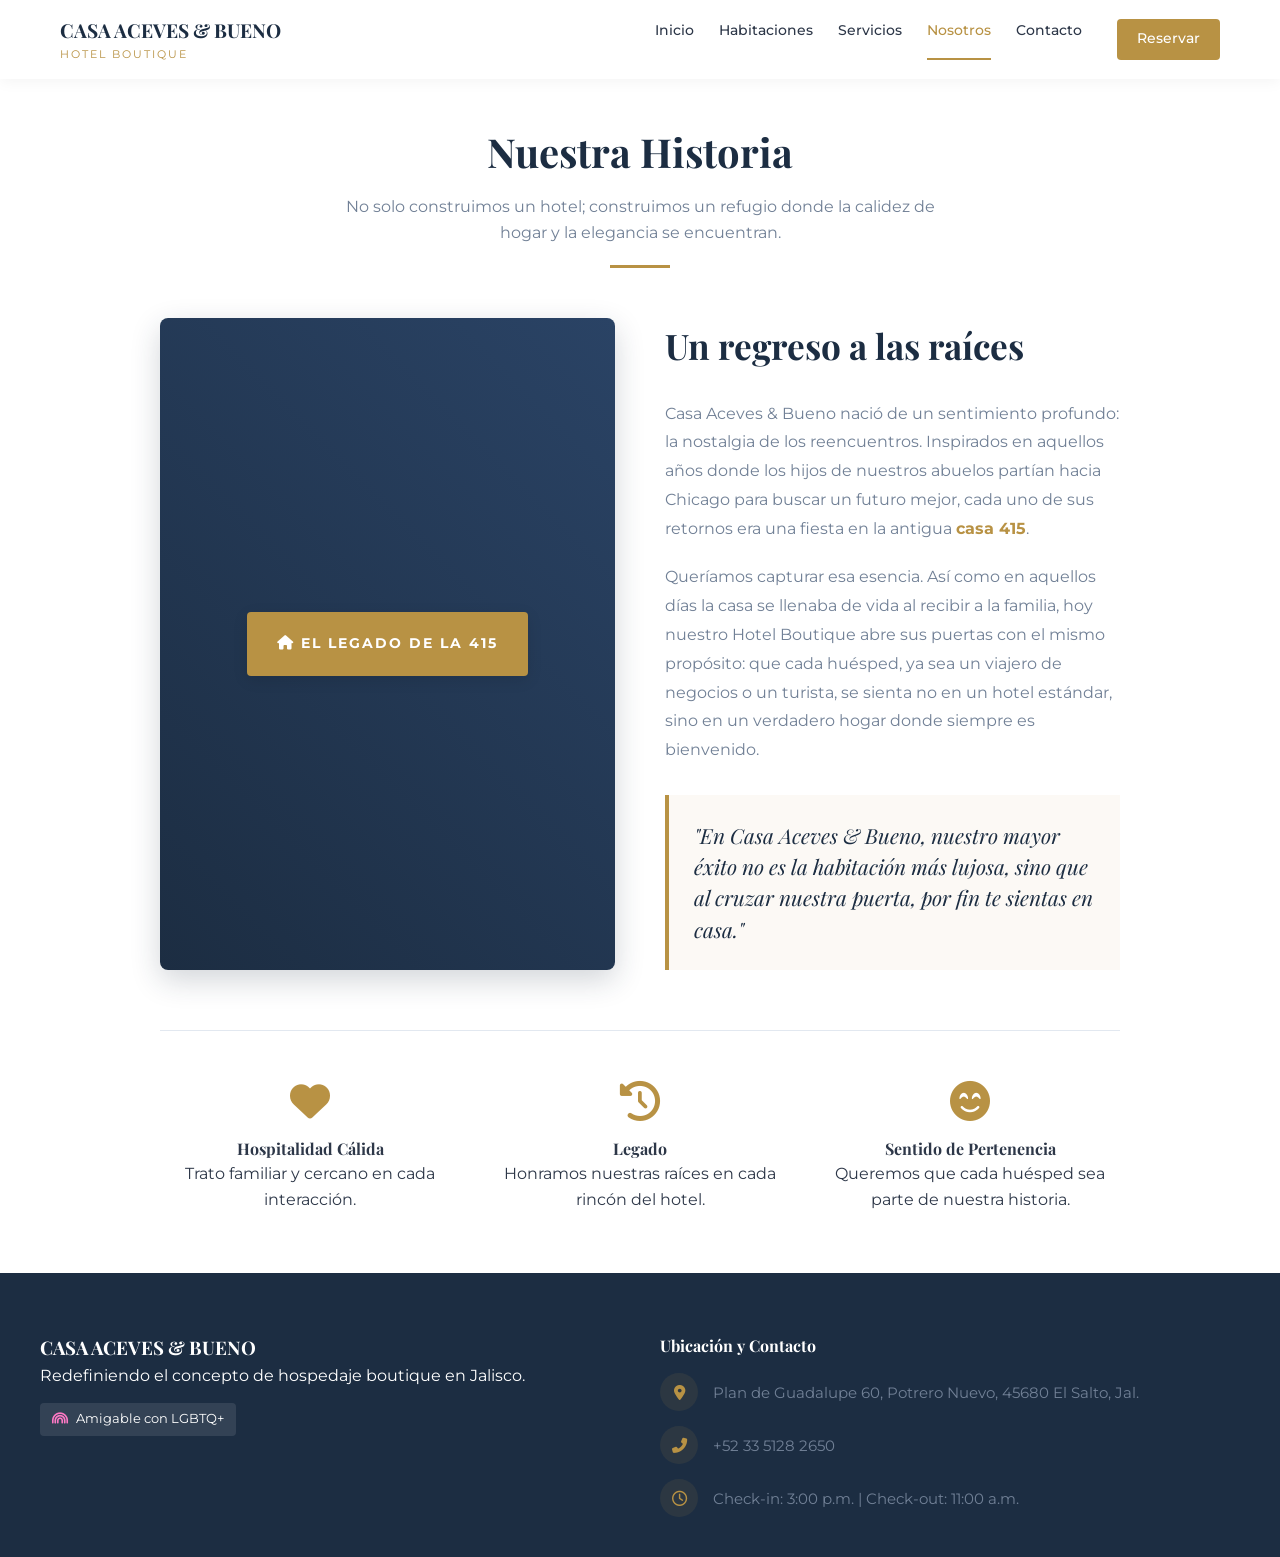
<file: Nosotros/nosotros.html>
<!DOCTYPE html>
<html lang="es">
<head>
    <meta charset="UTF-8">
    <meta name="viewport" content="width=device-width, initial-scale=1.0">
    <title>Nosotros | Casa Aceves & Bueno</title>
    <link rel="preconnect" href="https://fonts.googleapis.com">
    <link rel="preconnect" href="https://fonts.gstatic.com" crossorigin>
    <link href="https://fonts.googleapis.com/css2?family=Montserrat:wght@300;400;600;700&family=Playfair+Display:ital,wght@0,400;0,700;1,400&display=swap" rel="stylesheet">
    <link rel="stylesheet" href="https://cdnjs.cloudflare.com/ajax/libs/font-awesome/6.4.0/css/all.min.css">
    
    <link rel="stylesheet" href="../style.css">
    <link rel="stylesheet" href="nosotros.css">
</head>
<body>

    <header class="navbar">
        <div class="navbar-container">
            <a href="../index.html" class="logo">
                <span class="logo-title">CASA ACEVES & BUENO</span>
                <span class="logo-subtitle">HOTEL BOUTIQUE</span>
            </a>
            <nav class="nav-menu" id="navMenu">
                <a href="../index.html" class="nav-link">Inicio</a>
                <a href="../Habitaciones/habitaciones.html" class="nav-link">Habitaciones</a>
                <a href="../Servicios/servicios.html" class="nav-link">Servicios</a>
                <a href="nosotros.html" class="nav-link active">Nosotros</a>
                <a href="../Contacto/contacto.html" class="nav-link">Contacto</a>
                <a href="../Reservar/reservar.html" class="nav-link btn-reservar">Reservar</a>
            </nav>
            <div class="hamburger" id="hamburgerMenu">
                <span></span><span></span><span></span>
            </div>
        </div>
    </header>

    <main class="page-content">
        <div class="container">
            <div class="page-header reveal">
                <h1 class="page-title">Nuestra Historia</h1>
                <p class="page-desc">No solo construimos un hotel; construimos un refugio donde la calidez de hogar y la elegancia se encuentran.</p>
                <div class="divider"></div>
            </div>

            <div class="about-grid">
                <div class="about-visual reveal">
                    <div class="visual-badge">
                        <i class="fas fa-home"></i>
                        <span>El legado de la 415</span>
                    </div>
                </div>
                
                <div class="about-text reveal">
                    <h2>Un regreso a las raíces</h2>
                    <p>Casa Aceves & Bueno nació de un sentimiento profundo: la nostalgia de los reencuentros. Inspirados en aquellos años donde los hijos de nuestros abuelos partían hacia Chicago para buscar un futuro mejor, cada uno de sus retornos era una fiesta en la antigua <strong>casa 415</strong>.</p>
                    <p>Queríamos capturar esa esencia. Así como en aquellos días la casa se llenaba de vida al recibir a la familia, hoy nuestro Hotel Boutique abre sus puertas con el mismo propósito: que cada huésped, ya sea un viajero de negocios o un turista, se sienta no en un hotel estándar, sino en un verdadero hogar donde siempre es bienvenido.</p>
                    
                    <blockquote class="premium-quote">
                        "En Casa Aceves & Bueno, nuestro mayor éxito no es la habitación más lujosa, sino que al cruzar nuestra puerta, por fin te sientas en casa."
                    </blockquote>
                </div>
            </div>

            <div class="values-section reveal">
                <div class="value-item">
                    <i class="fas fa-heart"></i>
                    <h4>Hospitalidad Cálida</h4>
                    <p>Trato familiar y cercano en cada interacción.</p>
                </div>
                <div class="value-item">
                    <i class="fas fa-history"></i>
                    <h4>Legado</h4>
                    <p>Honramos nuestras raíces en cada rincón del hotel.</p>
                </div>
                <div class="value-item">
                    <i class="fas fa-smile-beam"></i>
                    <h4>Sentido de Pertenencia</h4>
                    <p>Queremos que cada huésped sea parte de nuestra historia.</p>
                </div>
            </div>
        </div>
    </main>

  <footer class="footer">
        <div class="footer-container">
            <div class="footer-brand">
                <h3>CASA ACEVES & BUENO</h3>
                <p class="footer-desc">Redefiniendo el concepto de hospedaje boutique en Jalisco.</p>
                <div class="footer-badges">
                    <span class="badge"><i class="fas fa-rainbow"></i> Amigable con LGBTQ+</span>
                </div>
            </div>
            <div class="footer-contact">
                <h4>Ubicación y Contacto</h4>
               <div class="contact-info-list">
    <a href="https://www.google.com/maps/search/?api=1&query=Plan+de+Guadalupe+60,+Potrero+Nuevo,+45680+El+Salto,+Jal." target="_blank" class="contact-item">
        <span class="icon-circle"><i class="fas fa-map-marker-alt"></i></span>
        <span class="contact-text">Plan de Guadalupe 60, Potrero Nuevo, 45680 El Salto, Jal.</span>
    </a>

    <a href="tel:+523351282650" class="contact-item">
        <span class="icon-circle"><i class="fas fa-phone-alt"></i></span>
        <span class="contact-text">+52 33 5128 2650</span>
    </a>

    <div class="contact-item no-hover">
        <span class="icon-circle"><i class="far fa-clock"></i></span>
        <span class="contact-text">Check-in: 3:00 p.m. | Check-out: 11:00 a.m.</span>
    </div>
</div>
            </div>
        </div>
    </footer>

    <script src="../script.js"></script>
    <script src="nosotros.js"></script>
</body>
</html>
</file>
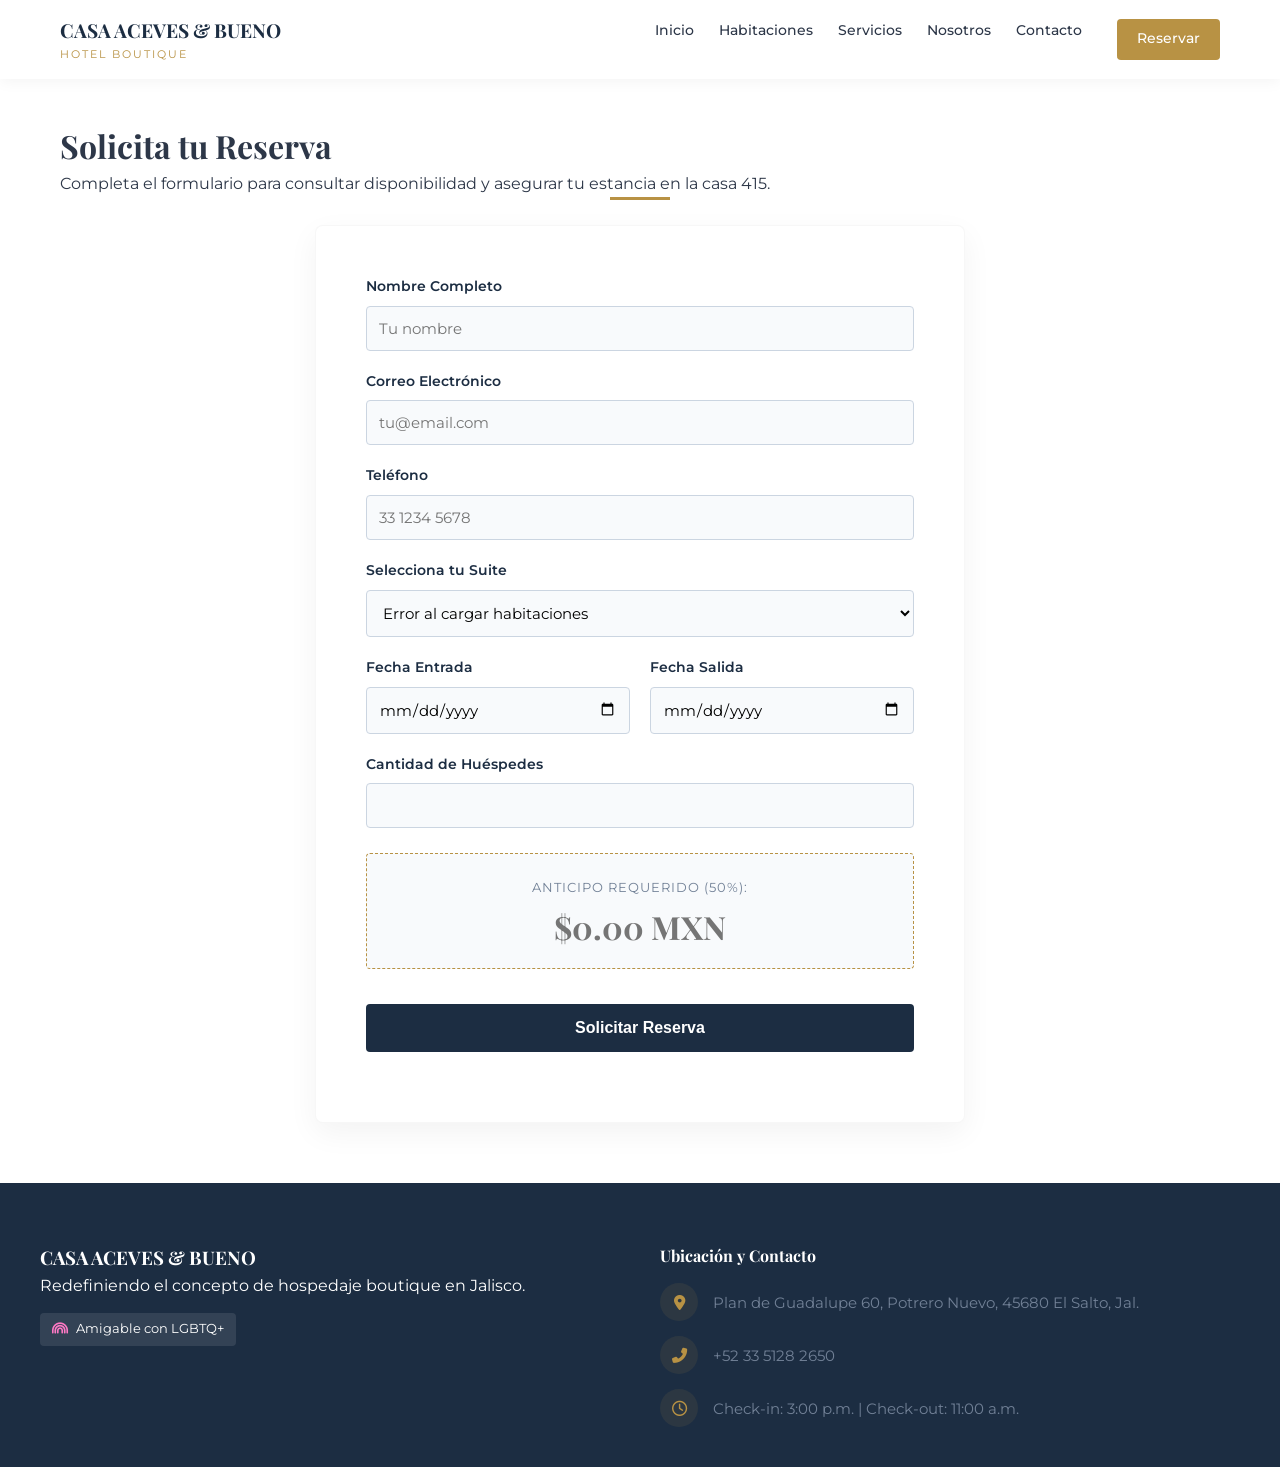
<file: Reservar/reservar.html>
<!DOCTYPE html>
<html lang="es">
<head>
    <meta charset="UTF-8">
    <meta name="viewport" content="width=device-width, initial-scale=1.0">
    <title>Reservar | Casa Aceves & Bueno</title>
    <link rel="preconnect" href="https://fonts.googleapis.com">
    <link rel="preconnect" href="https://fonts.gstatic.com" crossorigin>
    <link href="https://fonts.googleapis.com/css2?family=Montserrat:wght@300;400;600;700&family=Playfair+Display:ital,wght@0,400;0,700;1,400&display=swap" rel="stylesheet">
    <link rel="stylesheet" href="https://cdnjs.cloudflare.com/ajax/libs/font-awesome/6.4.0/css/all.min.css">
    
    <!-- Rutas relativas correctas según tu estructura -->
    <link rel="stylesheet" href="../style.css">
    <link rel="stylesheet" href="reservar.css">
</head>
<body>

    <header class="navbar">
        <div class="navbar-container">
            <a href="../index.html" class="logo">
                <span class="logo-title">CASA ACEVES & BUENO</span>
                <span class="logo-subtitle">HOTEL BOUTIQUE</span>
            </a>
            <nav class="nav-menu" id="navMenu">
                <a href="../index.html" class="nav-link">Inicio</a>
                <a href="../Habitaciones/habitaciones.html" class="nav-link">Habitaciones</a>
                <a href="../Servicios/servicios.html" class="nav-link">Servicios</a>
                <a href="../Nosotros/nosotros.html" class="nav-link">Nosotros</a>
                <a href="../Contacto/contacto.html" class="nav-link">Contacto</a>
                <a href="reservar.html" class="nav-link active btn-reservar">Reservar</a>
            </nav>
            <div class="hamburger" id="hamburgerMenu">
                <span></span><span></span><span></span>
            </div>
        </div>
    </header>

    <main class="page-content">
        <div class="container">
            <div class="page-header reveal">
                <h1 class="page-title">Solicita tu Reserva</h1>
                <p class="page-desc">Completa el formulario para consultar disponibilidad y asegurar tu estancia en la casa 415.</p>
                <div class="divider"></div>
            </div>

            <div class="contact-form-wrapper reveal">
                <form id="reservaForm" class="contact-form">
                    <div class="input-group">
                        <label for="name">Nombre Completo</label>
                        <input type="text" id="name" required placeholder="Tu nombre">
                    </div>
                    
                    <div class="input-group">
                        <label for="email">Correo Electrónico</label>
                        <input type="email" id="email" required placeholder="tu@email.com">
                    </div>

                    <div class="input-group">
                        <label for="phone">Teléfono</label>
                        <input type="tel" id="phone" required placeholder="33 1234 5678">
                    </div>

                    <div class="input-group">
                        <label for="room">Selecciona tu Suite</label>
                        <select id="room" required>
                            <option value="">Cargando habitaciones...</option>
                        </select>
                    </div>

                    <div class="date-group" style="display: flex; gap: 20px;">
                        <div class="input-group" style="flex: 1;">
                            <label for="checkIn">Fecha Entrada</label>
                            <input type="date" id="checkIn" required>
                        </div>
                        <div class="input-group" style="flex: 1;">
                            <label for="checkOut">Fecha Salida</label>
                            <input type="date" id="checkOut" required>
                        </div>
                    </div>

                    <div class="input-group">
                        <label for="guests">Cantidad de Huéspedes</label>
                        <input type="number" id="guests" min="1" max="6" required>
                    </div>

                    <div class="deposit-box">
                        <label>Anticipo requerido (50%):</label>
                        <input type="text" id="depositDisplay" readonly placeholder="$0.00 MXN">
                    </div>

                    <button type="submit" class="btn-primary w-100">Solicitar Reserva</button>
                    <div id="formStatus" class="form-status"></div>
                </form>
            </div>
        </div>
    </main>

      <footer class="footer">
        <div class="footer-container">
            <div class="footer-brand">
                <h3>CASA ACEVES & BUENO</h3>
                <p class="footer-desc">Redefiniendo el concepto de hospedaje boutique en Jalisco.</p>
                <div class="footer-badges">
                    <span class="badge"><i class="fas fa-rainbow"></i> Amigable con LGBTQ+</span>
                </div>
            </div>
            <div class="footer-contact">
                <h4>Ubicación y Contacto</h4>
               <div class="contact-info-list">
    <a href="https://www.google.com/maps/search/?api=1&query=Plan+de+Guadalupe+60,+Potrero+Nuevo,+45680+El+Salto,+Jal." target="_blank" class="contact-item">
        <span class="icon-circle"><i class="fas fa-map-marker-alt"></i></span>
        <span class="contact-text">Plan de Guadalupe 60, Potrero Nuevo, 45680 El Salto, Jal.</span>
    </a>

    <a href="tel:+523351282650" class="contact-item">
        <span class="icon-circle"><i class="fas fa-phone-alt"></i></span>
        <span class="contact-text">+52 33 5128 2650</span>
    </a>

    <div class="contact-item no-hover">
        <span class="icon-circle"><i class="far fa-clock"></i></span>
        <span class="contact-text">Check-in: 3:00 p.m. | Check-out: 11:00 a.m.</span>
    </div>
</div>
            </div>
        </div>
    </footer>

    <!-- Rutas relativas a los scripts -->
    <script src="../script.js"></script>
    <script src="reservar.js"></script>
</body>
</html>
</file>
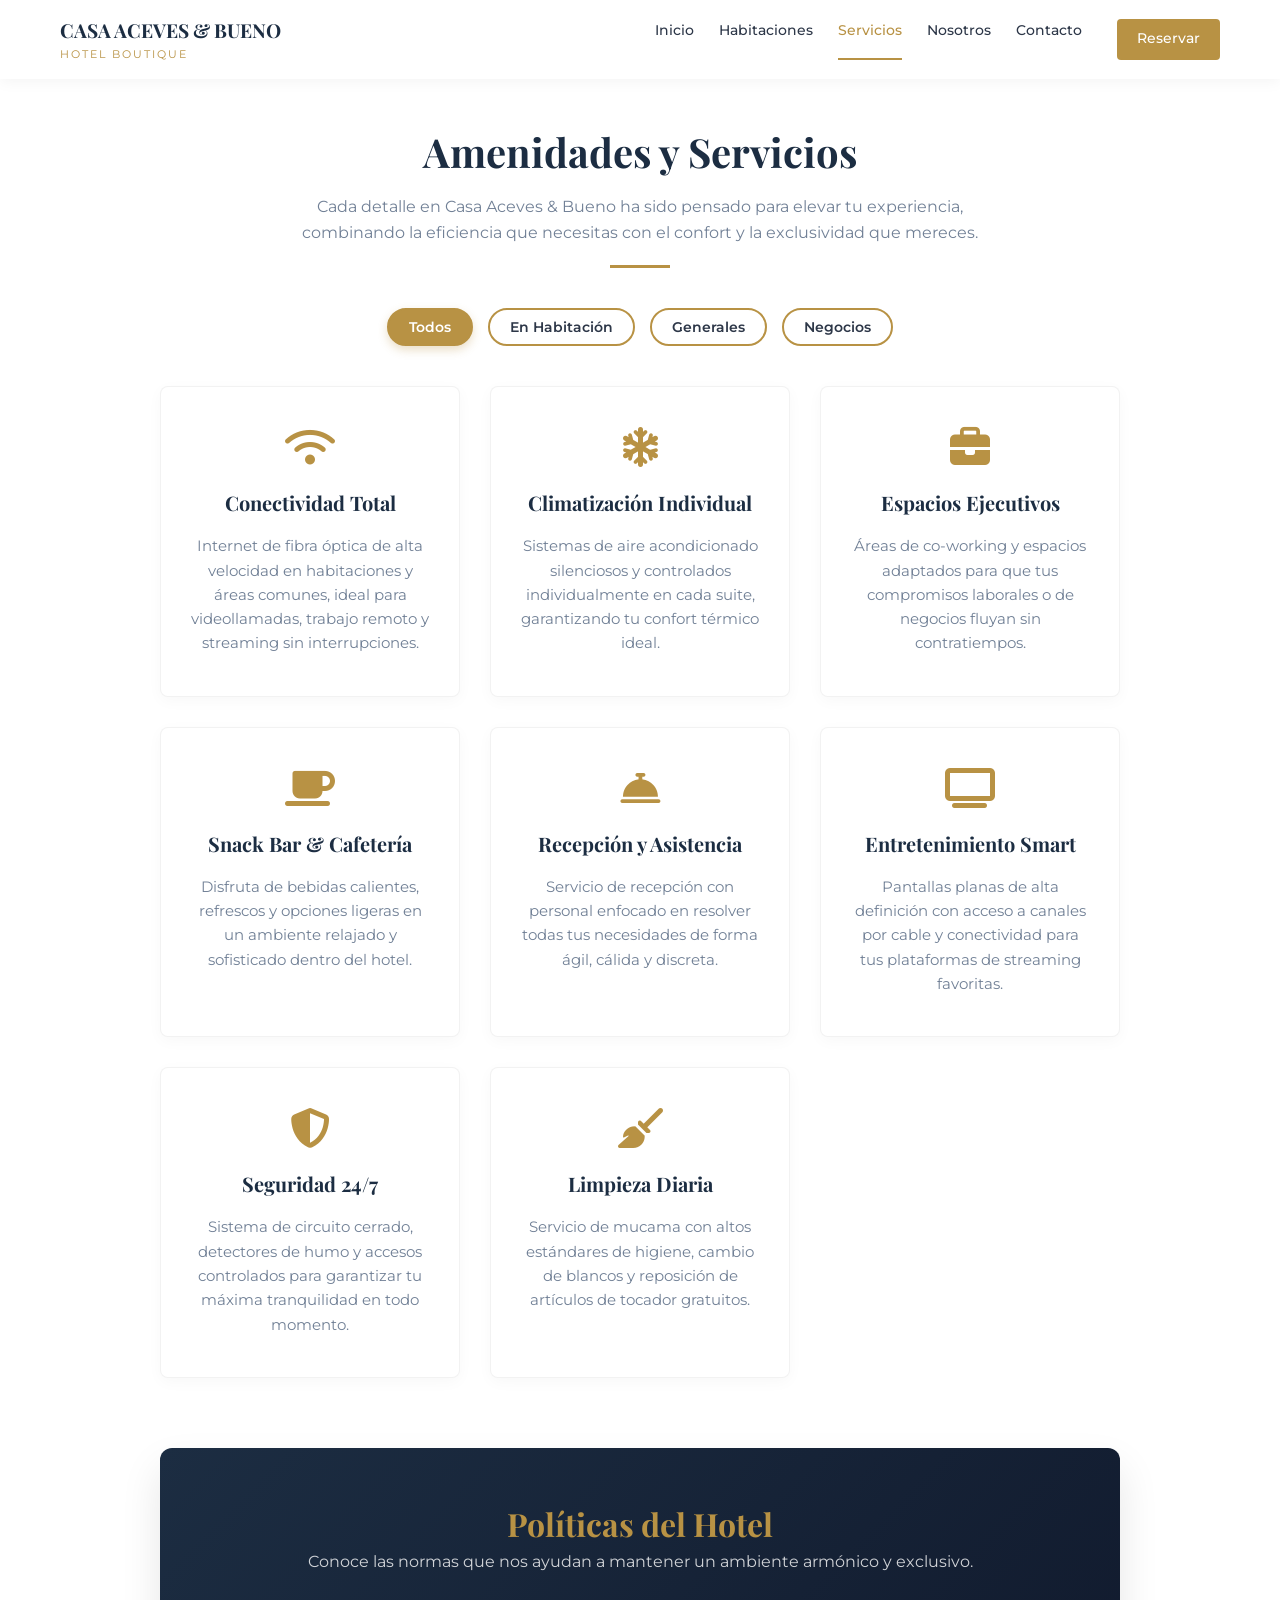
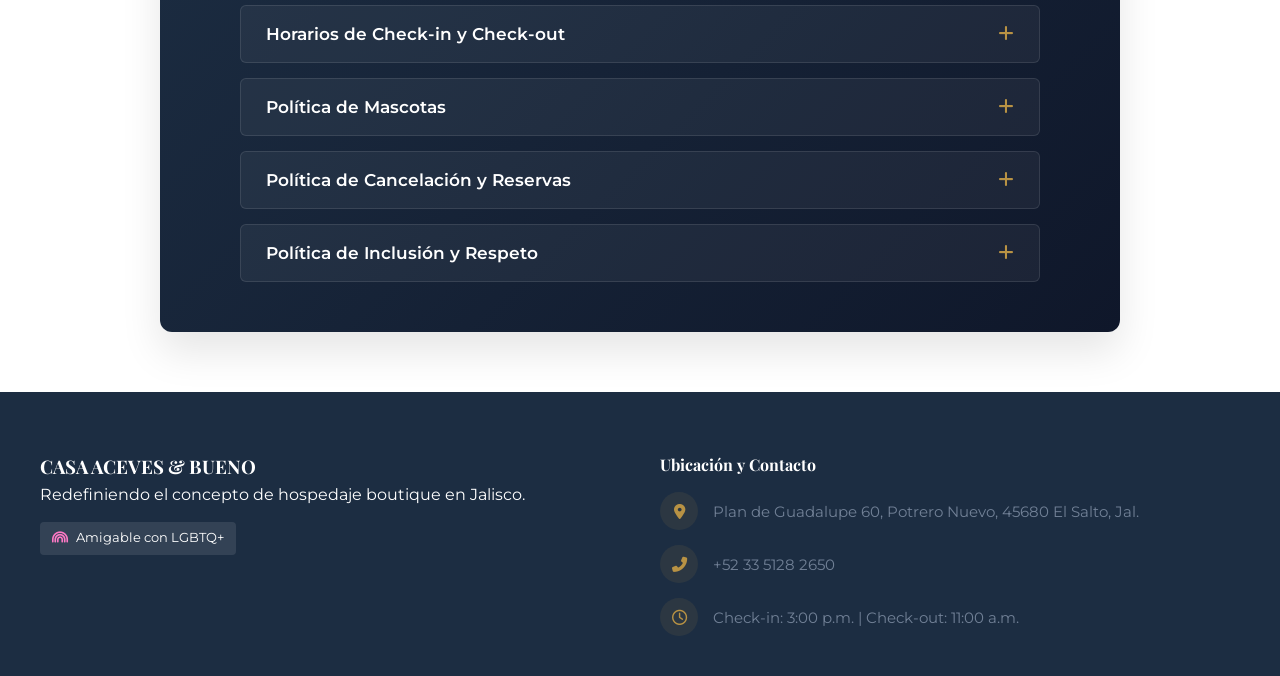
<file: Servicios/servicios.html>
<!DOCTYPE html>
<html lang="es">
<head>
    <meta charset="UTF-8">
    <meta name="viewport" content="width=device-width, initial-scale=1.0">
    <title>Servicios | Casa Aceves & Bueno</title>
    <link rel="preconnect" href="https://fonts.googleapis.com">
    <link rel="preconnect" href="https://fonts.gstatic.com" crossorigin>
    <link href="https://fonts.googleapis.com/css2?family=Montserrat:wght@300;400;600;700&family=Playfair+Display:ital,wght@0,400;0,700;1,400&display=swap" rel="stylesheet">
    <link rel="stylesheet" href="https://cdnjs.cloudflare.com/ajax/libs/font-awesome/6.4.0/css/all.min.css">
    
    <link rel="stylesheet" href="../style.css">
    <link rel="stylesheet" href="servicios.css">
</head>
<body>

    <!-- NAVBAR GLOBAL -->
    <header class="navbar">
        <div class="navbar-container">
            <a href="../index.html" class="logo">
                <span class="logo-title">CASA ACEVES & BUENO</span>
                <span class="logo-subtitle">HOTEL BOUTIQUE</span>
            </a>
            <nav class="nav-menu" id="navMenu">
                <a href="../index.html" class="nav-link">Inicio</a>
                <a href="../Habitaciones/habitaciones.html" class="nav-link">Habitaciones</a>
                <a href="servicios.html" class="nav-link active">Servicios</a>
                <a href="../Nosotros/nosotros.html" class="nav-link">Nosotros</a>
                <a href="../Contacto/contacto.html" class="nav-link">Contacto</a>
                <a href="../Reservar/reservar.html" class="nav-link btn-reservar">Reservar</a>
            </nav>
            <div class="hamburger" id="hamburgerMenu">
                <span></span><span></span><span></span>
            </div>
        </div>
    </header>

    <main class="page-content">
        <div class="container">
            <div class="page-header reveal">
                <h1 class="page-title">Amenidades y Servicios</h1>
                <p class="page-desc">Cada detalle en Casa Aceves & Bueno ha sido pensado para elevar tu experiencia, combinando la eficiencia que necesitas con el confort y la exclusividad que mereces.</p>
                <div class="divider"></div>
            </div>

            <!-- SISTEMA DE FILTRADO -->
            <div class="filters-container reveal">
                <button class="filter-btn active" data-filter="all">Todos</button>
                <button class="filter-btn" data-filter="room">En Habitación</button>
                <button class="filter-btn" data-filter="general">Generales</button>
                <button class="filter-btn" data-filter="business">Negocios</button>
            </div>

            <!-- CATÁLOGO DE SERVICIOS -->
            <div class="services-grid" id="servicesGrid">
                
                <div class="service-card" data-category="general business">
                    <i class="fas fa-wifi"></i>
                    <h3>Conectividad Total</h3>
                    <p>Internet de fibra óptica de alta velocidad en habitaciones y áreas comunes, ideal para videollamadas, trabajo remoto y streaming sin interrupciones.</p>
                </div>

                

                <div class="service-card" data-category="room">
                    <i class="fas fa-snowflake"></i>
                    <h3>Climatización Individual</h3>
                    <p>Sistemas de aire acondicionado silenciosos y controlados individualmente en cada suite, garantizando tu confort térmico ideal.</p>
                </div>

                <div class="service-card" data-category="business">
                    <i class="fas fa-briefcase"></i>
                    <h3>Espacios Ejecutivos</h3>
                    <p>Áreas de co-working y espacios adaptados para que tus compromisos laborales o de negocios fluyan sin contratiempos.</p>
                </div>

                <div class="service-card" data-category="general">
                    <i class="fas fa-coffee"></i>
                    <h3>Snack Bar & Cafetería</h3>
                    <p>Disfruta de bebidas calientes, refrescos y opciones ligeras en un ambiente relajado y sofisticado dentro del hotel.</p>
                </div>

                <div class="service-card" data-category="general">
                    <i class="fas fa-concierge-bell"></i>
                    <h3>Recepción y Asistencia</h3>
                    <p>Servicio de recepción con personal enfocado en resolver todas tus necesidades de forma ágil, cálida y discreta.</p>
                </div>

                <div class="service-card" data-category="room">
                    <i class="fas fa-tv"></i>
                    <h3>Entretenimiento Smart</h3>
                    <p>Pantallas planas de alta definición con acceso a canales por cable y conectividad para tus plataformas de streaming favoritas.</p>
                </div>

                <div class="service-card" data-category="general">
                    <i class="fas fa-shield-alt"></i>
                    <h3>Seguridad 24/7</h3>
                    <p>Sistema de circuito cerrado, detectores de humo y accesos controlados para garantizar tu máxima tranquilidad en todo momento.</p>
                </div>

                <div class="service-card" data-category="room">
                    <i class="fas fa-broom"></i>
                    <h3>Limpieza Diaria</h3>
                    <p>Servicio de mucama con altos estándares de higiene, cambio de blancos y reposición de artículos de tocador gratuitos.</p>
                </div>

            </div>

            <!-- SECCIÓN DE POLÍTICAS (ACORDEÓN) -->
            <div class="policies-section reveal">
                <h2>Políticas del Hotel</h2>
                <p style="text-align: center; margin-bottom: 30px; color: rgba(255,255,255,0.8);">Conoce las normas que nos ayudan a mantener un ambiente armónico y exclusivo.</p>
                
                <div class="accordion-container">
                    <div class="accordion-item">
                        <button class="accordion-header">Horarios de Check-in y Check-out <i class="fas fa-plus"></i></button>
                        <div class="accordion-content">
                            <p><strong>Entrada (Check-in):</strong> A partir de las 3:00 p.m.<br>
                            <strong>Salida (Check-out):</strong> A más tardar a las 11:00 a.m.<br><br>
                            * Si requiere flexibilidad, resguardo de equipaje o un late check-out, consulte disponibilidad y posibles tarifas adicionales con nuestro equipo de recepción.</p>
                        </div>
                    </div>
                    
                    <div class="accordion-item">
                        <button class="accordion-header">Política de Mascotas <i class="fas fa-plus"></i></button>
                        <div class="accordion-content">
                            <p>Para garantizar el confort, la limpieza y evitar problemas de alergias entre nuestros huéspedes, <strong>no se permite el ingreso ni la estancia de animales o mascotas</strong> en ninguna de nuestras habitaciones ni áreas comunes.</p>
                        </div>
                    </div>

                    <div class="accordion-item">
                        <button class="accordion-header">Política de Cancelación y Reservas <i class="fas fa-plus"></i></button>
                        <div class="accordion-content">
                            <p>Las reservas deben ser garantizadas con un método de pago válido. Las cancelaciones o modificaciones realizadas con al menos 48 horas de anticipación a la fecha de llegada no generarán cargos. Las cancelaciones tardías o "No Shows" incurrirán en el cobro de la primera noche de estancia.</p>
                        </div>
                    </div>

                    <div class="accordion-item">
                        <button class="accordion-header">Política de Inclusión y Respeto <i class="fas fa-plus"></i></button>
                        <div class="accordion-content">
                            <p>Somos un espacio de respeto absoluto y libre de discriminación. Casa Aceves & Bueno es orgullosamente un establecimiento <strong>Amigable con LGBTQ+</strong>. Exigimos a nuestro personal y a nuestros huéspedes mantener un trato cordial y respetuoso en todo momento.</p>
                        </div>
                    </div>
                </div>
            </div>
        </div>
    </main>

    <!-- FOOTER GLOBAL -->
      <footer class="footer">
        <div class="footer-container">
            <div class="footer-brand">
                <h3>CASA ACEVES & BUENO</h3>
                <p class="footer-desc">Redefiniendo el concepto de hospedaje boutique en Jalisco.</p>
                <div class="footer-badges">
                    <span class="badge"><i class="fas fa-rainbow"></i> Amigable con LGBTQ+</span>
                </div>
            </div>
            <div class="footer-contact">
                <h4>Ubicación y Contacto</h4>
               <div class="contact-info-list">
    <a href="https://www.google.com/maps/search/?api=1&query=Plan+de+Guadalupe+60,+Potrero+Nuevo,+45680+El+Salto,+Jal." target="_blank" class="contact-item">
        <span class="icon-circle"><i class="fas fa-map-marker-alt"></i></span>
        <span class="contact-text">Plan de Guadalupe 60, Potrero Nuevo, 45680 El Salto, Jal.</span>
    </a>

    <a href="tel:+523351282650" class="contact-item">
        <span class="icon-circle"><i class="fas fa-phone-alt"></i></span>
        <span class="contact-text">+52 33 5128 2650</span>
    </a>

    <div class="contact-item no-hover">
        <span class="icon-circle"><i class="far fa-clock"></i></span>
        <span class="contact-text">Check-in: 3:00 p.m. | Check-out: 11:00 a.m.</span>
    </div>
</div>
            </div>
        </div>
    </footer>

    <script src="../script.js"></script>
    <script src="servicios.js"></script>
</body>
</html>
</file>
<file: style.css>
/* VARIABLES GLOBALES */
:root {
    --primary: #1c2d42;      
    --primary-dark: #0f172a; 
    --accent: #b89244;       
    --text-dark: #2d3748;
    --text-light: #718096;
    --bg-light: #f8fafc;
    --white: #ffffff;
    --transition: all 0.3s ease;
}

* { margin: 0; padding: 0; box-sizing: border-box; }

body {
    font-family: 'Montserrat', sans-serif;
    color: var(--text-dark);
    background-color: var(--white);
    line-height: 1.6;
}

h1, h2, h3, h4, .logo-title { font-family: 'Playfair Display', serif; }

/* UTILIDADES GENERALES */
.container { max-width: 1200px; margin: 0 auto; padding: 0 20px; }
.section-padding { padding: 80px 0; }
.bg-light { background-color: var(--bg-light); }
.text-center { text-align: center; }
.mt-40 { margin-top: 40px; }

.section-title { font-size: 2.5rem; color: var(--primary); margin-bottom: 15px; }
.section-subtitle { color: var(--accent); font-weight: 600; letter-spacing: 2px; text-transform: uppercase; font-size: 0.85rem; display: block; margin-bottom: 10px; }
.section-desc { color: var(--text-light); max-width: 700px; margin: 0 auto; font-size: 1.05rem; line-height: 1.8; }
.divider { width: 60px; height: 3px; background-color: var(--accent); margin: 0 auto 25px auto; }
.content-center { text-align: center; max-width: 800px; margin: 0 auto; }

/* BOTONES */
.btn-primary { background-color: var(--primary); color: var(--white); padding: 12px 28px; border: none; border-radius: 4px; text-decoration: none; font-weight: 600; transition: var(--transition); display: inline-block; cursor: pointer; }
.btn-primary:hover { background-color: var(--accent); transform: translateY(-2px); }
.btn-lg { padding: 15px 35px; font-size: 1.1rem; }

.btn-outline { background-color: transparent; border: 2px solid var(--primary); color: var(--primary); padding: 12px 28px; border-radius: 4px; text-decoration: none; font-weight: 600; transition: var(--transition); display: inline-block; }
.btn-outline:hover { background-color: var(--primary); color: var(--white); }

.link-arrow { color: var(--accent); text-decoration: none; font-weight: 600; font-size: 0.95rem; display: inline-flex; align-items: center; gap: 8px; transition: var(--transition); }
.link-arrow:hover { color: var(--primary); gap: 12px; }

/* NAVBAR */
.navbar { position: fixed; top: 0; width: 100%; background-color: rgba(255, 255, 255, 0.98); box-shadow: 0 2px 15px rgba(0,0,0,0.05); z-index: 1000; }
.navbar-container { display: flex; justify-content: space-between; align-items: center; max-width: 1200px; margin: 0 auto; padding: 15px 20px; }
.logo { text-decoration: none; display: flex; flex-direction: column; }
.logo-title { color: var(--primary); font-size: 1.2rem; font-weight: 700; }
.logo-subtitle { color: var(--accent); font-size: 0.7rem; letter-spacing: 2px; }

.nav-menu { display: flex; gap: 25px; }
.nav-link { text-decoration: none; color: var(--text-dark); font-size: 0.9rem; font-weight: 500; padding-bottom: 5px; border-bottom: 2px solid transparent; transition: var(--transition); }
.nav-link:hover, .nav-link.active { color: var(--accent); border-color: var(--accent); }

/* HAMBURGER MENU */
.hamburger { display: none; cursor: pointer; }
.hamburger span { display: block; width: 25px; height: 3px; background-color: var(--primary); margin: 5px 0; transition: var(--transition); }

/* HERO SECTION (Preparado para tu imagen) */
.hero {
    height: 100vh;
    /* Fondo por defecto si la imagen no carga */
    background-color: var(--primary-dark); 
    background-size: cover;
    background-position: center;
    background-attachment: fixed; /* Efecto parallax sutil */
    display: flex; align-items: center; justify-content: center;
    text-align: center; color: var(--white); padding: 0 20px; position: relative;
}

/* El overlay oscurece tu foto para que el texto resalte */
.hero-overlay {
    position: absolute;
    top: 0; left: 0; width: 100%; height: 100%;
    background: linear-gradient(to bottom, rgba(15, 23, 42, 0.7), rgba(28, 45, 66, 0.8));
    z-index: 1;
}

.hero-content { position: relative; z-index: 2; max-width: 800px; }
.hero-tag { color: var(--accent); letter-spacing: 3px; text-transform: uppercase; font-size: 0.85rem; display: block; margin-bottom: 15px; }
.hero-title { font-size: 3.5rem; margin-bottom: 20px; line-height: 1.2; }
.hero-subtitle { font-size: 1.1rem; margin: 0 auto 35px auto; color: rgba(255,255,255,0.9); }
.scroll-indicator { position: absolute; bottom: 30px; font-size: 0.85rem; color: rgba(255,255,255,0.8); z-index: 2; animation: bounce 2s infinite; display: flex; flex-direction: column; align-items: center; gap: 8px; }

/* SECCIÓN: VISTAZO A HABITACIONES */
.grid-2-cols { display: grid; grid-template-columns: 1fr 1fr; gap: 40px; margin-top: 50px; }
.card-minimal { background-color: var(--white); padding: 40px; border-radius: 8px; box-shadow: 0 10px 30px rgba(0,0,0,0.03); border: 1px solid rgba(0,0,0,0.02); transition: var(--transition); }
.card-minimal:hover { transform: translateY(-5px); box-shadow: 0 15px 35px rgba(0,0,0,0.08); border-color: rgba(184, 146, 68, 0.2); }
.card-icon { font-size: 2.5rem; color: var(--accent); margin-bottom: 20px; }
.card-minimal h3 { color: var(--primary); font-size: 1.4rem; margin-bottom: 15px; }
.card-minimal p { color: var(--text-light); margin-bottom: 25px; line-height: 1.6; }

/* SECCIÓN: AMENIDADES RÁPIDAS */
.amenities-row { display: flex; justify-content: center; flex-wrap: wrap; gap: 40px; }
.amenity-mini { text-align: center; width: 150px; }
.amenity-mini i { font-size: 2.5rem; color: var(--primary); margin-bottom: 15px; transition: var(--transition); }
.amenity-mini:hover i { color: var(--accent); transform: scale(1.1); }
.amenity-mini h4 { color: var(--text-dark); font-size: 0.95rem; font-weight: 600; }

/* CTA FINAL */
.cta-section { background: linear-gradient(135deg, var(--primary), var(--primary-dark)); padding: 80px 20px; text-align: center; color: var(--white); margin-top: 40px; }
.cta-content { max-width: 600px; margin: 0 auto; }
.cta-content h2 { font-size: 2.2rem; margin-bottom: 15px; color: var(--white); }
.cta-content p { color: rgba(255,255,255,0.8); margin-bottom: 30px; font-size: 1.05rem; }

/* FOOTER */
.footer { background-color: var(--primary); color: var(--white); padding: 60px 20px 40px 20px; }
.footer-container { max-width: 1200px; margin: 0 auto; display: grid; grid-template-columns: repeat(auto-fit, minmax(300px, 1fr)); gap: 40px; }
.footer-contact p { margin-bottom: 12px; font-size: 0.9rem; color: rgba(255,255,255,0.8); display: flex; align-items: center; gap: 10px; }
.footer-contact i { color: var(--accent); }
.badge { display: inline-block; background-color: rgba(255,255,255,0.1); padding: 6px 12px; border-radius: 4px; font-size: 0.8rem; margin-top: 15px; }
.badge i { color: #ff79c6; margin-right: 5px; }

/* ANIMACIONES */
.reveal { opacity: 0; transform: translateY(30px); transition: all 0.8s cubic-bezier(0.25, 0.46, 0.45, 0.94); }
.reveal.visible { opacity: 1; transform: translateY(0); }
@keyframes bounce { 0%, 100% { transform: translateY(0); } 50% { transform: translateY(-8px); } }

/* Modificación en style.css dentro de @media (max-width: 768px) */
@media (max-width: 768px) {
    .hero {
        background-attachment: scroll; /* Esto soluciona el problema de estiramiento en móvil */
        background-size: cover;        /* Asegura que la imagen siempre cubra el área */
        background-position: center;   /* Mantiene el enfoque en el centro de la imagen */
    }

    .hamburger { display: block; }
    .nav-menu { position: fixed; top: 65px; left: -100%; flex-direction: column; width: 100%; background-color: var(--white); padding: 30px 20px; box-shadow: 0 10px 10px rgba(0,0,0,0.05); }
    .nav-menu.active { left: 0; }
    .hero-title { font-size: 2.5rem; }
    .grid-2-cols { grid-template-columns: 1fr; }
    .section-padding { padding: 60px 0; }
}

/* SECCIÓN MAPA - ESTILO BOUTIQUE */
.map-section {
    padding: 80px 20px;
    background-color: var(--white);
}

.map-container {
    width: 100%;
    max-width: 1000px;
    margin: 40px auto 0 auto;
    border-radius: 12px;
    overflow: hidden;
    /* Efecto de sombra elegante */
    box-shadow: 0 20px 40px rgba(0, 0, 0, 0.1);
    border: 1px solid rgba(184, 146, 68, 0.2);
    /* Transición suave */
    transition: var(--transition);
}

.map-container:hover {
    box-shadow: 0 30px 60px rgba(0, 0, 0, 0.15);
    transform: translateY(-5px);
}

/* Filtro estético para Google Maps */
.map-container iframe {
    filter: grayscale(30%) contrast(1.1) brightness(1.05);
    transition: filter 0.5s ease;
    display: block;
}

/* Al pasar el mouse, el mapa recupera su color original */
.map-container:hover iframe {
    filter: grayscale(0%) contrast(1) brightness(1);
}

/* Responsivo */
@media (max-width: 768px) {
    .map-container {
        border-radius: 8px;
    }
}

.nav-link.btn-reservar {
    background-color: var(--accent); /* O el color dorado que uses */
    color: var(--white) !important;
    padding: 8px 20px !important;
    border-radius: 4px;
    margin-left: 10px;
    transition: 0.3s;
}

.nav-link.btn-reservar:hover {
    background-color: var(--primary);
}

/* --- BLOQUE DE INFORMACIÓN DE CONTACTO --- */
.contact-info-list {
    display: flex;
    flex-direction: column;
    gap: 15px; /* Espaciado uniforme entre cada línea */
    margin-top: 15px;
}

.contact-item {
    display: inline-flex;
    align-items: center; /* Centra el texto con el ícono verticalmente */
    gap: 15px;
    color: var(--text-light, #64748b);
    text-decoration: none;
    font-family: 'Montserrat', sans-serif;
    font-size: 0.95rem;
    transition: all 0.3s ease;
    line-height: 1.4;
}

/* El círculo del ícono */
.contact-item .icon-circle {
    display: flex;
    align-items: center;
    justify-content: center;
    width: 38px;
    height: 38px;
    background-color: rgba(184, 146, 68, 0.1); /* Tu color dorado pero translúcido */
    color: var(--accent, #b89244); /* Color del ícono */
    border-radius: 50%;
    transition: all 0.3s ease;
    flex-shrink: 0; /* Evita que el círculo se aplaste si el texto es muy largo en celulares */
}

/* EFECTOS HOVER (Solo para los enlaces, ignorando los horarios) */
a.contact-item:hover {
    color: var(--accent, #b89244);
    transform: translateX(5px); /* Desplaza ligeramente el texto a la derecha */
}

a.contact-item:hover .icon-circle {
    background-color: var(--accent, #b89244);
    color: var(--white, #ffffff);
    transform: scale(1.1); /* Hace el círculo un poco más grande */
    box-shadow: 0 4px 10px rgba(184, 146, 68, 0.3);
}
</file>
<file: Contacto/contacto.css>
/* ESTILOS ESPECÍFICOS: CONTACTO */
.page-content { padding: 120px 20px 60px 20px; }
.container { max-width: 1000px; margin: 0 auto; }
.page-header { text-align: center; margin-bottom: 50px; }
.page-title { color: var(--primary); font-size: 2.5rem; margin-bottom: 10px; }
.page-desc { color: var(--text-light); max-width: 600px; margin: 0 auto; }
.divider { width: 60px; height: 3px; background-color: var(--accent); margin: 20px auto; }

.contact-grid {
    display: grid;
    grid-template-columns: 1fr 1fr;
    gap: 50px;
}

/* Columna Izquierda: Información */
.contact-info h2 { color: var(--primary); margin-bottom: 15px; }
.info-desc { color: var(--text-light); margin-bottom: 30px; line-height: 1.6; }

.contact-list { list-style: none; display: flex; flex-direction: column; gap: 25px; margin-bottom: 40px; }
.contact-list li { display: flex; gap: 15px; align-items: flex-start; }
.contact-list i { font-size: 1.5rem; color: var(--accent); margin-top: 3px; }
.contact-list strong { display: block; color: var(--primary); margin-bottom: 5px; font-size: 1rem; }
.contact-list span { color: var(--text-light); font-size: 0.9rem; line-height: 1.4; display: block; }
.text-link { color: #25d366; text-decoration: none; font-weight: 600; font-size: 0.9rem; transition: var(--transition); }
.text-link:hover { color: #128c7e; text-decoration: underline; }

/* Visual Map Placeholder */
.map-placeholder {
    background: linear-gradient(135deg, #e2e8f0, #cbd5e1);
    height: 150px;
    border-radius: 8px;
    display: flex;
    flex-direction: column;
    align-items: center;
    justify-content: center;
    color: var(--primary);
    border: 1px solid #cbd5e1;
}
.map-placeholder i { font-size: 2rem; margin-bottom: 10px; color: var(--primary); }
.map-placeholder span { font-size: 0.9rem; font-weight: 600; }

/* Columna Derecha: Formulario */
.contact-form-wrapper {
    background-color: var(--white);
    padding: 40px;
    border-radius: 8px;
    box-shadow: 0 10px 30px rgba(0,0,0,0.05);
    border: 1px solid rgba(0,0,0,0.03);
}

.contact-form-wrapper h2 { color: var(--primary); margin-bottom: 25px; }

.contact-form { display: flex; flex-direction: column; gap: 20px; }
.input-group { display: flex; flex-direction: column; gap: 8px; }
.input-group label { font-weight: 600; font-size: 0.85rem; color: var(--primary); }
.input-group input, .input-group select, .input-group textarea {
    padding: 12px;
    border: 1px solid #cbd5e1;
    border-radius: 4px;
    font-family: inherit;
    font-size: 0.95rem;
    transition: var(--transition);
    outline: none;
    background-color: var(--bg-light);
}
.input-group input:focus, .input-group select:focus, .input-group textarea:focus {
    border-color: var(--accent);
    background-color: var(--white);
    box-shadow: 0 0 0 3px rgba(184, 146, 68, 0.1);
}

.w-100 { width: 100%; text-align: center; }

/* Mensaje de estado del form */
.form-status { margin-top: 15px; font-size: 0.9rem; font-weight: 600; text-align: center; display: none; }
.form-status.success { color: #25d366; display: block; }

@media (max-width: 768px) {
    .contact-grid { grid-template-columns: 1fr; }
    .contact-form-wrapper { padding: 30px 20px; }
}

/* --- COMPONENTES DE DETALLES DE CONTACTO --- */
.contact-info h2 {
    font-family: 'Playfair Display', serif;
    color: var(--primary, #1a202c);
    font-size: 1.8rem;
    margin-bottom: 10px;
}

.info-desc {
    color: var(--text-light, #64748b);
    font-size: 0.95rem;
    line-height: 1.5;
    margin-bottom: 30px;
}

/* Lista de Contacto */
.contact-list {
    list-style: none;
    padding: 0;
    margin: 0 0 35px 0;
    display: flex;
    flex-direction: column;
    gap: 24px; /* Espaciado premium entre elementos */
}

.contact-list li {
    display: flex;
    align-items: flex-start; /* Alinea arriba si el texto es de varias líneas */
    gap: 16px;
}

/* Contenedores de los Iconos */
.contact-list .icon-wrapper {
    display: flex;
    align-items: center;
    justify-content: center;
    width: 42px;
    height: 42px;
    background-color: rgba(184, 146, 68, 0.08); /* Fondo dorado translúcido */
    color: var(--accent, #b89244);
    border-radius: 50%;
    font-size: 1.05rem;
    flex-shrink: 0; /* Evita deformaciones en móviles */
    transition: all 0.3s cubic-bezier(0.4, 0, 0.2, 1);
}

/* Variación sutil para el icono de WhatsApp */
.contact-list .icon-wrapper.wa-icon {
    background-color: rgba(37, 211, 102, 0.08);
    color: #25D366;
}

/* Detalles del Texto */
.contact-details {
    display: flex;
    flex-direction: column;
    gap: 4px;
}

.contact-details strong {
    font-family: 'Montserrat', sans-serif;
    font-size: 0.85rem;
    text-transform: uppercase;
    letter-spacing: 1px;
    color: var(--primary, #1a202c);
    font-weight: 700;
}

.contact-text-link {
    font-family: 'Montserrat', sans-serif;
    font-size: 0.95rem;
    color: var(--text-light, #475569);
    text-decoration: none;
    line-height: 1.4;
    transition: color 0.25s ease;
    display: inline-block;
}

.contact-text-link:hover {
    color: var(--accent, #b89244);
}

.contact-text-link.wa-link {
    color: #25D366;
    font-weight: 600;
}

.contact-text-link.wa-link:hover {
    color: #1bd75e;
}

.small-arrow {
    font-size: 0.8rem;
    margin-left: 4px;
    transition: transform 0.25s ease;
}

/* Animaciones al pasar el mouse por las filas */
.contact-list li:hover .icon-wrapper {
    background-color: var(--accent, #b89244);
    color: #ffffff;
    transform: translateY(-2px);
    box-shadow: 0 4px 10px rgba(184, 146, 68, 0.25);
}

.contact-list li:hover .icon-wrapper.wa-icon {
    background-color: #25D366;
    color: #ffffff;
    box-shadow: 0 4px 10px rgba(37, 211, 102, 0.25);
}

.contact-list li:hover .wa-link .small-arrow {
    transform: translateX(4px);
}

/* --- DISEÑO EXCLUSIVO PARA MAP PLACEHOLDER --- */
.map-anchor {
    text-decoration: none;
    display: block;
}

.map-placeholder {
    background: var(--bg-light, #f8fafc);
    border: 1px dashed rgba(184, 146, 68, 0.4);
    border-radius: 12px;
    padding: 30px 20px;
    text-align: center;
    display: flex;
    flex-direction: column;
    align-items: center;
    justify-content: center;
    gap: 8px;
    transition: all 0.3s ease;
    cursor: pointer;
}

.map-placeholder i {
    font-size: 2rem;
    color: var(--accent, #b89244);
    margin-bottom: 6px;
    transition: transform 0.3s ease;
}

.map-placeholder span {
    font-family: 'Montserrat', sans-serif;
    font-weight: 600;
    font-size: 0.95rem;
    color: var(--primary, #1a202c);
}

.map-placeholder small {
    font-family: 'Montserrat', sans-serif;
    font-size: 0.75rem;
    color: var(--text-light, #64748b);
    text-transform: uppercase;
    letter-spacing: 0.5px;
}

/* Efectos hover del cuadro del mapa */
.map-anchor:hover .map-placeholder {
    background: #ffffff;
    border-style: solid;
    border-color: var(--accent, #b89244);
    box-shadow: 0 10px 25px rgba(184, 146, 68, 0.08);
    transform: translateY(-3px);
}

.map-anchor:hover .map-placeholder i {
    transform: scale(1.15);
}

/* --- BLOQUE DE INFORMACIÓN DE CONTACTO --- */
.contact-info-list {
    display: flex;
    flex-direction: column;
    gap: 15px; /* Espaciado uniforme entre cada línea */
    margin-top: 15px;
}

.contact-item {
    display: inline-flex;
    align-items: center; /* Centra el texto con el ícono verticalmente */
    gap: 15px;
    color: var(--text-light, #64748b);
    text-decoration: none;
    font-family: 'Montserrat', sans-serif;
    font-size: 0.95rem;
    transition: all 0.3s ease;
    line-height: 1.4;
}

/* El círculo del ícono */
.contact-item .icon-circle {
    display: flex;
    align-items: center;
    justify-content: center;
    width: 38px;
    height: 38px;
    background-color: rgba(184, 146, 68, 0.1); /* Tu color dorado pero translúcido */
    color: var(--accent, #b89244); /* Color del ícono */
    border-radius: 50%;
    transition: all 0.3s ease;
    flex-shrink: 0; /* Evita que el círculo se aplaste si el texto es muy largo en celulares */
}

/* EFECTOS HOVER (Solo para los enlaces, ignorando los horarios) */
a.contact-item:hover {
    color: var(--accent, #b89244);
    transform: translateX(5px); /* Desplaza ligeramente el texto a la derecha */
}

a.contact-item:hover .icon-circle {
    background-color: var(--accent, #b89244);
    color: var(--white, #ffffff);
    transform: scale(1.1); /* Hace el círculo un poco más grande */
    box-shadow: 0 4px 10px rgba(184, 146, 68, 0.3);
}
</file>
<file: Habitaciones/habitaciones.css>
/* ESTILOS ESPECÍFICOS DE HABITACIONES */
.page-content { padding: 120px 20px 60px 20px; }
.container { max-width: 1100px; margin: 0 auto; }
.page-header { text-align: center; margin-bottom: 50px; }
.page-title { color: var(--primary); font-size: 2.5rem; margin-bottom: 10px; }
.page-desc { color: var(--text-light); max-width: 600px; margin: 0 auto; line-height: 1.6;}
.divider { width: 60px; height: 3px; background-color: var(--accent); margin: 20px auto; }

/* Grid a 2 columnas para 12 habitaciones */
.rooms-grid {
    display: grid;
    grid-template-columns: repeat(auto-fit, minmax(450px, 1fr));
    gap: 35px;
}

.room-card {
    display: flex;
    background-color: var(--white);
    border-radius: 8px;
    overflow: hidden;
    box-shadow: 0 5px 20px rgba(0,0,0,0.04);
    border: 1px solid rgba(0,0,0,0.05);
    transition: var(--transition);
}

.room-card:hover {
    box-shadow: 0 15px 30px rgba(0,0,0,0.1);
    transform: translateY(-5px);
}

/* Área de Imagen de la Tarjeta (Galería Deslizable) */
.room-visual {
    width: 40%;
    position: relative;
    overflow: hidden;
    min-height: 250px;
    background-color: var(--primary);
}

.gallery-container {
    display: flex;
    width: 100%;
    height: 100%;
    overflow-x: auto;
    scroll-snap-type: x mandatory;
    scrollbar-width: none; 
}
.gallery-container::-webkit-scrollbar { display: none; } 

.gallery-img {
    min-width: 100%;
    height: 100%;
    background-size: cover;
    background-position: center;
    scroll-snap-align: start;
}

.room-visual::after {
    content: '';
    position: absolute; top:0; left:0; width: 100%; height: 100%;
    background: linear-gradient(to top, rgba(0,0,0,0.5), transparent);
    pointer-events: none; 
}

.room-price {
    position: absolute;
    bottom: 15px; left: 15px;
    background-color: var(--accent);
    color: var(--white);
    font-size: 0.85rem;
    font-weight: 700;
    padding: 6px 12px;
    border-radius: 4px;
    z-index: 2;
    box-shadow: 0 4px 10px rgba(0,0,0,0.2);
}

/* Información de la Tarjeta */
.room-info {
    width: 60%;
    padding: 25px;
    display: flex;
    flex-direction: column;
    justify-content: center;
}

.room-info h2 { color: var(--primary); font-size: 1.25rem; margin-bottom: 15px; line-height: 1.3; }

.room-amenities {
    list-style: none;
    display: flex;
    flex-direction: column;
    gap: 10px;
    margin-bottom: 20px;
}

.room-amenities li { font-size: 0.9rem; font-weight: 500; color: var(--text-light); }
.room-amenities i { color: var(--accent); margin-right: 8px; width: 15px; text-align: center; }

.btn-details {
    width: 100%;
    text-transform: uppercase;
    font-size: 0.85rem;
    letter-spacing: 1px;
    margin-top: auto;
}

/* ==========================================================================
   SISTEMA MODAL (VENTANA EMERGENTE)
   ========================================================================== */
.modal {
    display: none; 
    position: fixed; z-index: 2000; left: 0; top: 0;
    width: 100%; height: 100%;
    background-color: rgba(15, 23, 42, 0.85);
    backdrop-filter: blur(5px);
    overflow: auto;
    opacity: 0;
    transition: opacity 0.3s ease;
}

.modal.show { display: flex; align-items: center; justify-content: center; opacity: 1; padding: 20px; }

.modal-content {
    background-color: var(--white);
    margin: auto;
    width: 100%;
    max-width: 650px;
    border-radius: 12px;
    overflow: hidden;
    position: relative;
    transform: translateY(30px);
    transition: transform 0.3s ease;
    box-shadow: 0 25px 50px rgba(0,0,0,0.3);
    max-height: 90vh; 
    overflow-y: auto;
}

.modal.show .modal-content { transform: translateY(0); }

.close-modal {
    position: absolute; top: 15px; right: 20px;
    color: var(--white); font-size: 1.8rem; cursor: pointer;
    z-index: 10; text-shadow: 0 2px 4px rgba(0,0,0,0.5);
    transition: var(--transition);
}
.close-modal:hover { color: var(--accent); transform: scale(1.1); }

/* GALERÍA DENTRO DEL MODAL */
.modal-image-header {
    width: 100%; height: 320px; /* Un poco más alto para el modal */
    background-color: var(--primary);
    position: relative;
    overflow: hidden;
}

.modal-gallery-container {
    display: flex;
    width: 100%;
    height: 100%;
    overflow-x: auto;
    scroll-snap-type: x mandatory;
    scrollbar-width: none;
}
.modal-gallery-container::-webkit-scrollbar { display: none; }

.modal-gallery-img {
    min-width: 100%;
    height: 100%;
    background-size: cover;
    background-position: center;
    scroll-snap-align: start;
}

.scroll-hint {
    position: absolute;
    bottom: 15px; right: 15px;
    background-color: rgba(28, 45, 66, 0.75);
    color: var(--white);
    padding: 6px 12px;
    border-radius: 20px;
    font-size: 0.8rem;
    pointer-events: none;
    display: flex;
    align-items: center;
    gap: 8px;
    backdrop-filter: blur(4px);
}

.modal-body { padding: 30px; }

.modal-header-text { margin-bottom: 25px; border-bottom: 1px solid #e2e8f0; padding-bottom: 15px; }
.modal-header-text h2 { color: var(--primary); font-size: 1.8rem; margin-bottom: 5px; }
.modal-price { color: var(--accent); font-weight: 700; font-size: 1.2rem; }

.modal-specs {
    display: flex; flex-wrap: wrap; gap: 15px; margin-bottom: 30px;
}
.spec-item {
    background-color: var(--bg-light); padding: 10px 15px;
    border-radius: 6px; font-size: 0.9rem; font-weight: 600; color: var(--text-dark);
    display: flex; align-items: center; gap: 8px; border: 1px solid #e2e8f0;
}
.spec-item i { color: var(--accent); font-size: 1.1rem; }

.modal-history-box {
    background: linear-gradient(135deg, rgba(184, 146, 68, 0.05), rgba(184, 146, 68, 0.1));
    border-left: 4px solid var(--accent);
    padding: 20px; border-radius: 0 8px 8px 0; margin-bottom: 20px;
}
.modal-history-box h3 { color: var(--primary); font-size: 1.1rem; margin-bottom: 10px; display: flex; align-items: center; gap: 8px; }
.modal-history-box p { color: var(--text-dark); font-size: 0.95rem; line-height: 1.6; font-style: italic; }

.modal-services-list {
    display: grid;
    grid-template-columns: 1fr 1fr;
    gap: 12px;
    margin-bottom: 30px;
    list-style: none;
}
.modal-services-list li {
    font-size: 0.85rem;
    color: var(--text-dark);
    display: flex;
    align-items: center;
    gap: 8px;
    line-height: 1.4;
}
.modal-services-list li i {
    color: #25d366;
    font-size: 0.85rem;
    min-width: 15px;
}

.modal-actions .btn-primary { width: 100%; text-align: center; font-size: 1.1rem; padding: 15px; }

/* Responsivo */
@media (max-width: 768px) {
    .rooms-grid { grid-template-columns: 1fr; }
    .room-card { flex-direction: column; }
    .room-visual { width: 100%; height: 220px; }
    .room-info { width: 100%; }
    .modal-specs { flex-direction: column; }
    .modal-services-list { grid-template-columns: 1fr; } 
}

/* --- BLOQUE DE INFORMACIÓN DE CONTACTO --- */
.contact-info-list {
    display: flex;
    flex-direction: column;
    gap: 15px; /* Espaciado uniforme entre cada línea */
    margin-top: 15px;
}

.contact-item {
    display: inline-flex;
    align-items: center; /* Centra el texto con el ícono verticalmente */
    gap: 15px;
    color: var(--text-light, #64748b);
    text-decoration: none;
    font-family: 'Montserrat', sans-serif;
    font-size: 0.95rem;
    transition: all 0.3s ease;
    line-height: 1.4;
}

/* El círculo del ícono */
.contact-item .icon-circle {
    display: flex;
    align-items: center;
    justify-content: center;
    width: 38px;
    height: 38px;
    background-color: rgba(184, 146, 68, 0.1); /* Tu color dorado pero translúcido */
    color: var(--accent, #b89244); /* Color del ícono */
    border-radius: 50%;
    transition: all 0.3s ease;
    flex-shrink: 0; /* Evita que el círculo se aplaste si el texto es muy largo en celulares */
}

/* EFECTOS HOVER (Solo para los enlaces, ignorando los horarios) */
a.contact-item:hover {
    color: var(--accent, #b89244);
    transform: translateX(5px); /* Desplaza ligeramente el texto a la derecha */
}

a.contact-item:hover .icon-circle {
    background-color: var(--accent, #b89244);
    color: var(--white, #ffffff);
    transform: scale(1.1); /* Hace el círculo un poco más grande */
    box-shadow: 0 4px 10px rgba(184, 146, 68, 0.3);
}
</file>
<file: Nosotros/nosotros.css>
/* ESTILOS ESPECÍFICOS: NOSOTROS */
.page-content { padding: 120px 20px 60px 20px; }
.container { max-width: 1000px; margin: 0 auto; }
.page-header { text-align: center; margin-bottom: 50px; }
.page-title { color: var(--primary); font-size: 2.5rem; margin-bottom: 10px; }
.page-desc { color: var(--text-light); max-width: 600px; margin: 0 auto; }
.divider { width: 60px; height: 3px; background-color: var(--accent); margin: 20px auto; }

.about-grid { display: grid; grid-template-columns: 1fr 1fr; gap: 50px; align-items: center; margin-bottom: 60px; }

.about-visual {
    background: linear-gradient(45deg, var(--primary), #2a4365);
    height: 100%; min-height: 400px; border-radius: 8px;
    display: flex; align-items: center; justify-content: center;
    position: relative; box-shadow: 0 10px 30px rgba(28, 45, 66, 0.2);
}

.visual-badge {
    background-color: var(--accent); color: var(--white);
    padding: 20px 30px; border-radius: 4px; text-align: center;
    font-weight: 700; letter-spacing: 2px; text-transform: uppercase;
    font-size: 0.9rem; box-shadow: 0 4px 15px rgba(0,0,0,0.1);
}

.about-text h2 {
    color: var(--primary); font-size: 2.2rem;
    margin-bottom: 25px; font-family: 'Playfair Display', serif;
}

.about-text p { color: var(--text-light); line-height: 1.8; margin-bottom: 20px; font-size: 1rem; }

.about-text strong { color: var(--accent); }

.premium-quote {
    border-left: 4px solid var(--accent);
    padding: 25px; margin-top: 30px;
    background-color: rgba(184, 146, 68, 0.05);
    font-family: 'Playfair Display', serif; font-size: 1.3rem;
    font-style: italic; color: var(--primary); line-height: 1.5;
}

.values-section {
    display: grid; grid-template-columns: repeat(auto-fit, minmax(250px, 1fr));
    gap: 30px; border-top: 1px solid #e2e8f0; padding-top: 50px;
}

.value-item { text-align: center; }
.value-item i { font-size: 2.5rem; color: var(--accent); margin-bottom: 15px; }

@media (max-width: 768px) {
    .about-grid { grid-template-columns: 1fr; }
    .about-visual { min-height: 300px; }
}

/* --- BLOQUE DE INFORMACIÓN DE CONTACTO --- */
.contact-info-list {
    display: flex;
    flex-direction: column;
    gap: 15px; /* Espaciado uniforme entre cada línea */
    margin-top: 15px;
}

.contact-item {
    display: inline-flex;
    align-items: center; /* Centra el texto con el ícono verticalmente */
    gap: 15px;
    color: var(--text-light, #64748b);
    text-decoration: none;
    font-family: 'Montserrat', sans-serif;
    font-size: 0.95rem;
    transition: all 0.3s ease;
    line-height: 1.4;
}

/* El círculo del ícono */
.contact-item .icon-circle {
    display: flex;
    align-items: center;
    justify-content: center;
    width: 38px;
    height: 38px;
    background-color: rgba(184, 146, 68, 0.1); /* Tu color dorado pero translúcido */
    color: var(--accent, #b89244); /* Color del ícono */
    border-radius: 50%;
    transition: all 0.3s ease;
    flex-shrink: 0; /* Evita que el círculo se aplaste si el texto es muy largo en celulares */
}

/* EFECTOS HOVER (Solo para los enlaces, ignorando los horarios) */
a.contact-item:hover {
    color: var(--accent, #b89244);
    transform: translateX(5px); /* Desplaza ligeramente el texto a la derecha */
}

a.contact-item:hover .icon-circle {
    background-color: var(--accent, #b89244);
    color: var(--white, #ffffff);
    transform: scale(1.1); /* Hace el círculo un poco más grande */
    box-shadow: 0 4px 10px rgba(184, 146, 68, 0.3);
}
</file>
<file: Reservar/reservar.css>
/* --- RESERVAR: ESTILO IDENTIDAD BOUTIQUE --- */

.page-content {
    padding: 120px 20px 60px 20px;
}

.contact-form-wrapper {
    max-width: 650px;
    margin: 0 auto;
    background: var(--white);
    padding: 50px;
    border-radius: 8px;
    box-shadow: 0 10px 30px rgba(0, 0, 0, 0.05);
    border: 1px solid rgba(0, 0, 0, 0.03);
}

.input-group {
    margin-bottom: 20px;
}

.input-group label {
    display: block;
    font-weight: 600;
    font-size: 0.85rem;
    color: var(--primary);
    margin-bottom: 8px;
}

.input-group input, 
.input-group select {
    width: 100%;
    padding: 12px;
    border: 1px solid #cbd5e1;
    border-radius: 4px;
    font-family: 'Montserrat', sans-serif;
    font-size: 0.95rem;
    transition: var(--transition);
    background-color: var(--bg-light);
}

.input-group input:focus, 
.input-group select:focus {
    border-color: var(--accent);
    background-color: var(--white);
    box-shadow: 0 0 0 3px rgba(184, 146, 68, 0.1);
    outline: none;
}

/* Caja de anticipo con identidad */
.deposit-box {
    background: var(--bg-light);
    padding: 20px;
    border-radius: 4px;
    border: 1px dashed var(--accent);
    text-align: center;
    margin: 25px 0;
}

.deposit-box label {
    color: var(--text-light);
    font-size: 0.8rem;
    text-transform: uppercase;
    letter-spacing: 1px;
}

#depositDisplay {
    font-family: 'Playfair Display', serif;
    font-size: 2rem;
    font-weight: 700;
    color: var(--accent);
    border: none;
    background: transparent;
    text-align: center;
    width: 100%;
    margin-top: 5px;
}

/* Ajuste del botón para ser coherente con los botones globales */
.btn-primary.w-100 {
    width: 100%;
    padding: 15px;
    font-size: 1rem;
    margin-top: 10px;
}

.form-status {
    margin-top: 20px;
    font-size: 0.9rem;
    font-weight: 600;
    text-align: center;
}

/* Responsivo */
@media (max-width: 768px) {
    .contact-form-wrapper {
        padding: 30px 20px;
    }
    .date-group {
        flex-direction: column;
        gap: 0 !important;
    }
}

/* --- BLOQUE DE INFORMACIÓN DE CONTACTO --- */
.contact-info-list {
    display: flex;
    flex-direction: column;
    gap: 15px; /* Espaciado uniforme entre cada línea */
    margin-top: 15px;
}

.contact-item {
    display: inline-flex;
    align-items: center; /* Centra el texto con el ícono verticalmente */
    gap: 15px;
    color: var(--text-light, #64748b);
    text-decoration: none;
    font-family: 'Montserrat', sans-serif;
    font-size: 0.95rem;
    transition: all 0.3s ease;
    line-height: 1.4;
}

/* El círculo del ícono */
.contact-item .icon-circle {
    display: flex;
    align-items: center;
    justify-content: center;
    width: 38px;
    height: 38px;
    background-color: rgba(184, 146, 68, 0.1); /* Tu color dorado pero translúcido */
    color: var(--accent, #b89244); /* Color del ícono */
    border-radius: 50%;
    transition: all 0.3s ease;
    flex-shrink: 0; /* Evita que el círculo se aplaste si el texto es muy largo en celulares */
}

/* EFECTOS HOVER (Solo para los enlaces, ignorando los horarios) */
a.contact-item:hover {
    color: var(--accent, #b89244);
    transform: translateX(5px); /* Desplaza ligeramente el texto a la derecha */
}

a.contact-item:hover .icon-circle {
    background-color: var(--accent, #b89244);
    color: var(--white, #ffffff);
    transform: scale(1.1); /* Hace el círculo un poco más grande */
    box-shadow: 0 4px 10px rgba(184, 146, 68, 0.3);
}
</file>
<file: Servicios/servicios.css>
/* ESTILOS ESPECÍFICOS: SERVICIOS */
.page-content { padding: 120px 20px 60px 20px; }
.container { max-width: 1000px; margin: 0 auto; }
.page-header { text-align: center; margin-bottom: 40px; }
.page-title { color: var(--primary); font-size: 2.5rem; margin-bottom: 10px; }
.page-desc { color: var(--text-light); max-width: 700px; margin: 0 auto; line-height: 1.6;}
.divider { width: 60px; height: 3px; background-color: var(--accent); margin: 20px auto; }

/* Botones de Filtrado */
.filters-container {
    display: flex;
    justify-content: center;
    flex-wrap: wrap;
    gap: 15px;
    margin-bottom: 40px;
}

.filter-btn {
    background: transparent;
    border: 2px solid var(--accent);
    color: var(--text-dark);
    padding: 8px 20px;
    border-radius: 30px;
    font-size: 0.9rem;
    font-weight: 600;
    cursor: pointer;
    transition: var(--transition);
    font-family: 'Montserrat', sans-serif;
}

.filter-btn:hover, .filter-btn.active {
    background-color: var(--accent);
    color: var(--white);
    box-shadow: 0 4px 10px rgba(184, 146, 68, 0.3);
}

/* Grid de Tarjetas de Servicio */
.services-grid {
    display: grid;
    grid-template-columns: repeat(auto-fit, minmax(280px, 1fr));
    gap: 30px;
    margin-bottom: 70px;
    min-height: 300px; /* Evita que el contenedor colapse al filtrar */
}

.service-card {
    background-color: var(--white);
    padding: 40px 30px;
    border-radius: 8px;
    text-align: center;
    box-shadow: 0 4px 15px rgba(0,0,0,0.03);
    border: 1px solid rgba(0,0,0,0.05);
    transition: all 0.4s ease;
}

.service-card:hover {
    transform: translateY(-8px);
    box-shadow: 0 15px 30px rgba(0,0,0,0.08);
    border-color: rgba(184, 146, 68, 0.4);
}

.service-card i {
    font-size: 2.5rem;
    color: var(--accent);
    margin-bottom: 20px;
    transition: transform 0.3s ease;
}

.service-card:hover i {
    transform: scale(1.1);
}

.service-card h3 {
    color: var(--primary);
    font-size: 1.25rem;
    margin-bottom: 15px;
}

.service-card p {
    color: var(--text-light);
    font-size: 0.95rem;
    line-height: 1.6;
}

/* Animación para el filtrado */
.fade-in {
    animation: fadeInScale 0.4s ease forwards;
}

@keyframes fadeInScale {
    0% { opacity: 0; transform: scale(0.9); }
    100% { opacity: 1; transform: scale(1); }
}

/* Ocultar elementos filtrados suavemente */
.hidden {
    display: none !important;
}

/* Sección Políticas (Acordeón) */
.policies-section {
    background: linear-gradient(135deg, var(--primary), var(--primary-dark));
    padding: 50px 40px;
    border-radius: 12px;
    color: var(--white);
    box-shadow: 0 20px 40px rgba(0,0,0,0.1);
}

.policies-section h2 {
    text-align: center;
    color: var(--accent);
    font-size: 2rem;
}

.accordion-container {
    display: flex;
    flex-direction: column;
    gap: 15px;
    max-width: 800px;
    margin: 0 auto;
}

.accordion-header {
    width: 100%;
    text-align: left;
    padding: 18px 25px;
    background-color: rgba(255,255,255,0.05);
    color: var(--white);
    border: 1px solid rgba(255,255,255,0.1);
    border-radius: 6px;
    cursor: pointer;
    font-family: 'Montserrat', sans-serif;
    font-weight: 600;
    font-size: 1.05rem;
    display: flex;
    justify-content: space-between;
    align-items: center;
    transition: var(--transition);
}

.accordion-header i {
    color: var(--accent);
    transition: transform 0.3s ease;
}

.accordion-header:hover, .accordion-header.active {
    background-color: rgba(255,255,255,0.1);
    border-color: var(--accent);
}

.accordion-header.active i {
    transform: rotate(180deg);
}

.accordion-content {
    max-height: 0;
    overflow: hidden;
    transition: max-height 0.4s ease;
    background-color: rgba(0,0,0,0.25);
    border-radius: 0 0 6px 6px;
}

.accordion-content p {
    padding: 25px;
    font-size: 0.95rem;
    line-height: 1.7;
    color: rgba(255,255,255,0.85);
    margin: 0;
}

/* Responsivo */
@media (max-width: 768px) {
    .filters-container { flex-direction: column; align-items: center; }
    .filter-btn { width: 80%; text-align: center; }
    .policies-section { padding: 40px 20px; }
}

/* --- BLOQUE DE INFORMACIÓN DE CONTACTO --- */
.contact-info-list {
    display: flex;
    flex-direction: column;
    gap: 15px; /* Espaciado uniforme entre cada línea */
    margin-top: 15px;
}

.contact-item {
    display: inline-flex;
    align-items: center; /* Centra el texto con el ícono verticalmente */
    gap: 15px;
    color: var(--text-light, #64748b);
    text-decoration: none;
    font-family: 'Montserrat', sans-serif;
    font-size: 0.95rem;
    transition: all 0.3s ease;
    line-height: 1.4;
}

/* El círculo del ícono */
.contact-item .icon-circle {
    display: flex;
    align-items: center;
    justify-content: center;
    width: 38px;
    height: 38px;
    background-color: rgba(184, 146, 68, 0.1); /* Tu color dorado pero translúcido */
    color: var(--accent, #b89244); /* Color del ícono */
    border-radius: 50%;
    transition: all 0.3s ease;
    flex-shrink: 0; /* Evita que el círculo se aplaste si el texto es muy largo en celulares */
}

/* EFECTOS HOVER (Solo para los enlaces, ignorando los horarios) */
a.contact-item:hover {
    color: var(--accent, #b89244);
    transform: translateX(5px); /* Desplaza ligeramente el texto a la derecha */
}

a.contact-item:hover .icon-circle {
    background-color: var(--accent, #b89244);
    color: var(--white, #ffffff);
    transform: scale(1.1); /* Hace el círculo un poco más grande */
    box-shadow: 0 4px 10px rgba(184, 146, 68, 0.3);
}
</file>
